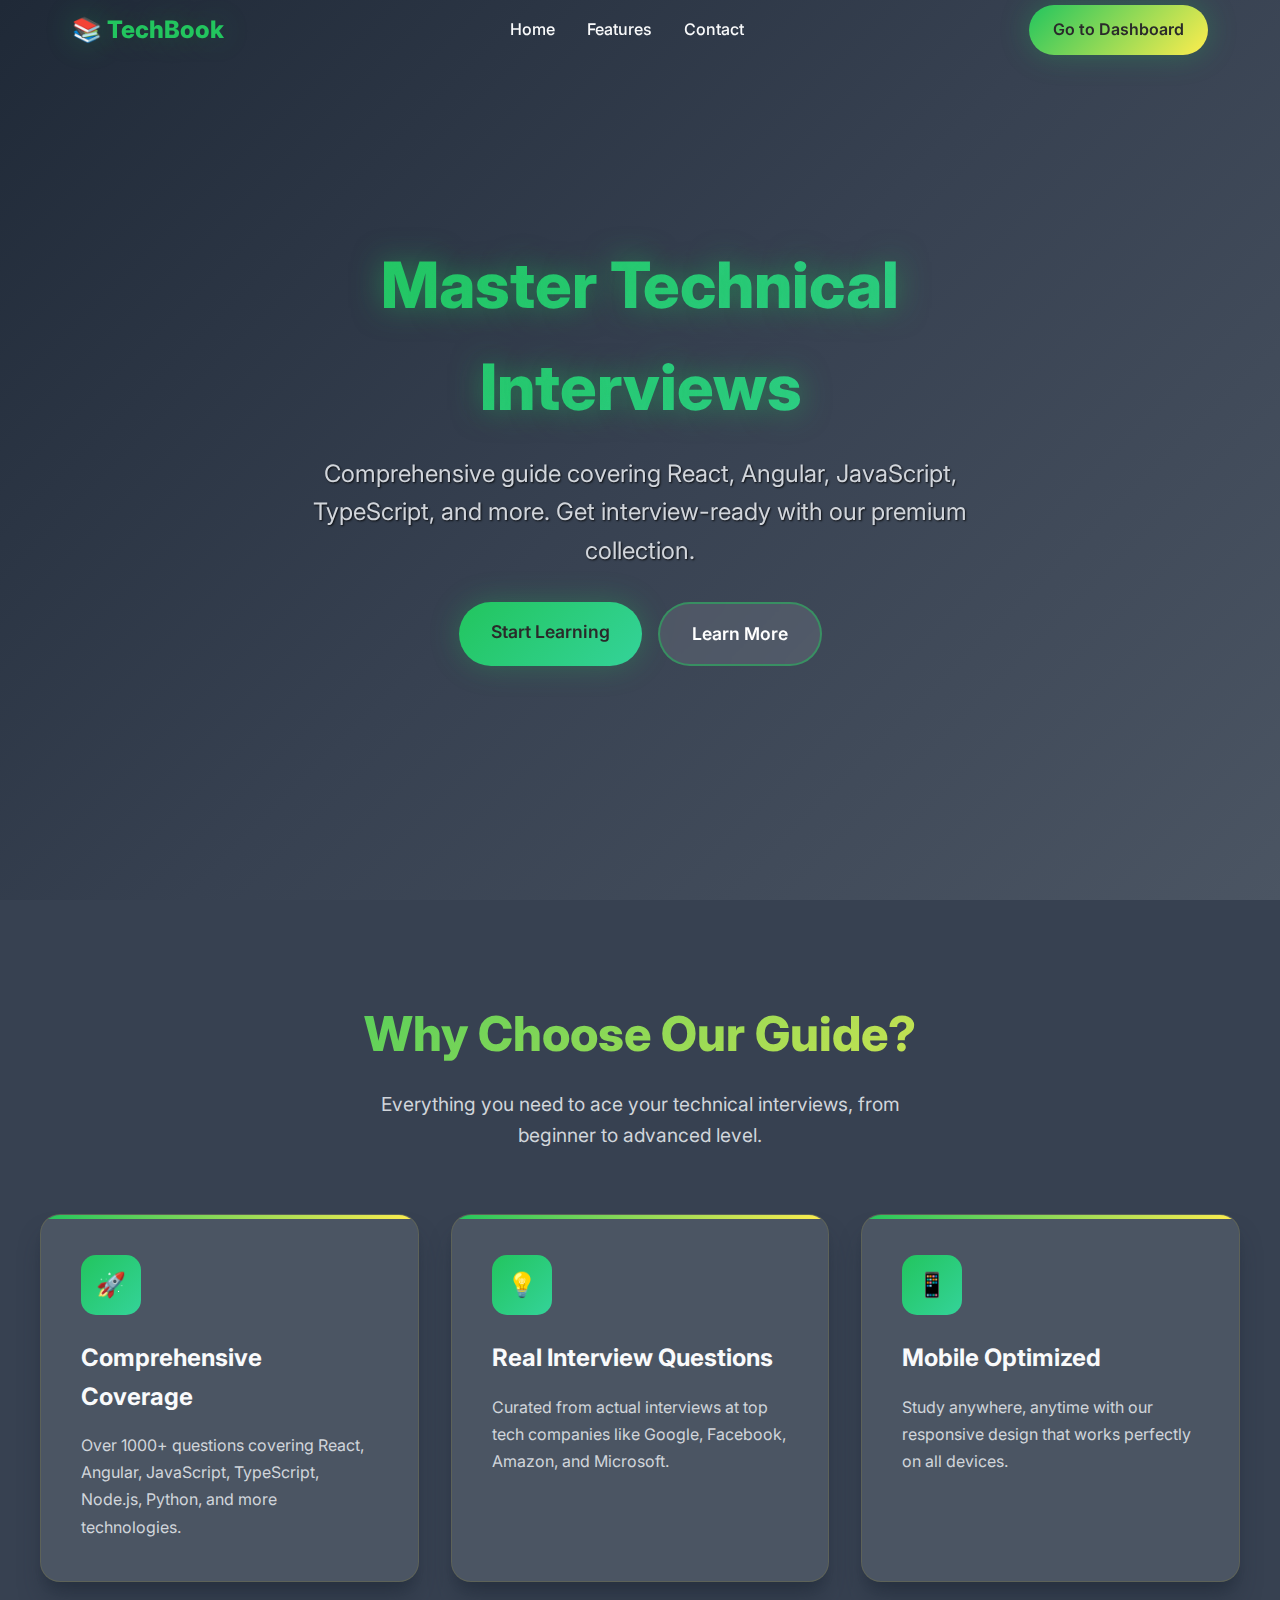
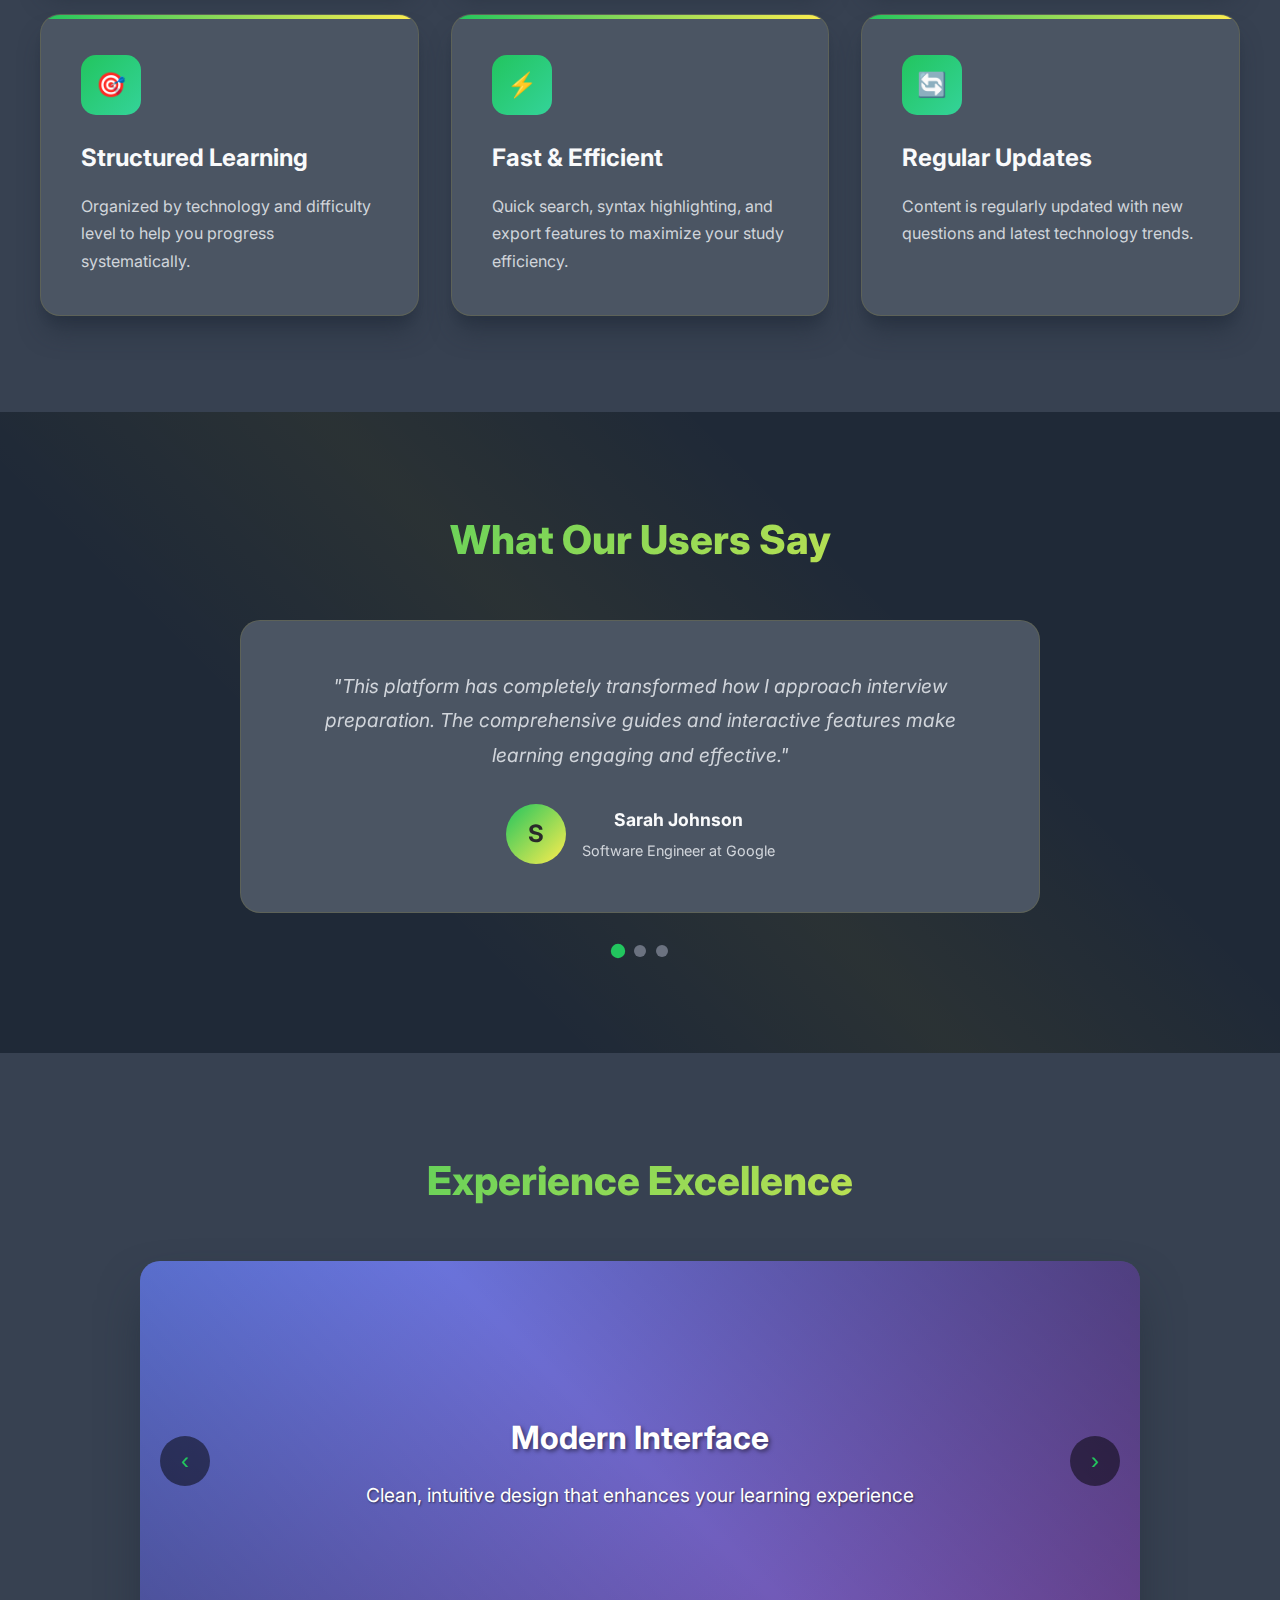
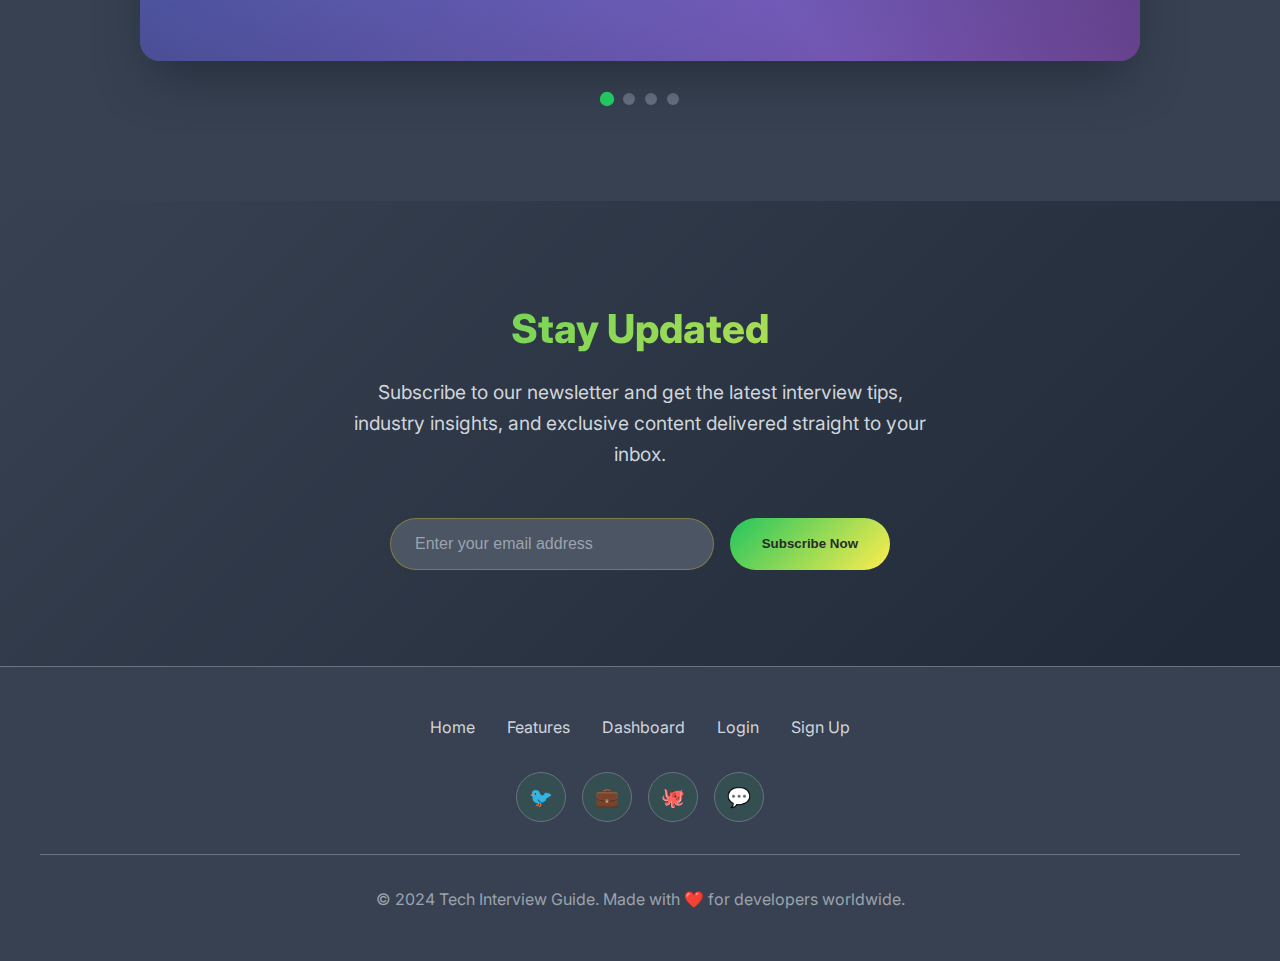
<file: index.html>
<!DOCTYPE html>
<html lang="en">
  <head>
    <meta charset="UTF-8" />
    <meta name="viewport" content="width=device-width, initial-scale=1.0" />
    <meta
      name="description"
      content="Premium Tech Interview Guide - Master your technical interviews with our comprehensive guide"
    />
    <meta name="theme-color" content="#000000" />
    <title>Tech Interview Guide - Master Your Technical Interviews</title>

    <!-- PWA Support -->
    <link rel="manifest" href="/manifest.json" />
    <link rel="apple-touch-icon" href="/assets/icons/apple-touch-icon.svg" />

    <!-- Fonts -->
    <link
      href="https://fonts.googleapis.com/css2?family=Inter:wght@300;400;500;600;700;800&display=swap"
      rel="stylesheet"
    />

    <style>
      * {
        margin: 0;
        padding: 0;
        box-sizing: border-box;
      }

      :root {
        --primary: #2a2a2a;
        --primary-dark: #374151;
        --secondary: #4b5563;
        --accent: #6b7280;
        --gold: #22c55e;
        --text-primary: #f9fafb;
        --text-secondary: #d1d5db;
        --text-muted: #9ca3af;
        --bg-primary: #1f2937;
        --bg-secondary: #374151;
        --bg-card: #4b5563;
        --shadow: 0 20px 25px -5px rgba(31, 41, 55, 0.5),
          0 10px 10px -5px rgba(31, 41, 55, 0.3);
        --shadow-lg: 0 25px 50px -12px rgba(31, 41, 55, 0.8);
        --shadow-gold: 0 0 30px rgba(34, 197, 94, 0.3);
      }

      body {
        font-family: "Inter", sans-serif;
        line-height: 1.6;
        color: var(--text-primary);
        background: var(--bg-primary);
        overflow-x: hidden;
      }

      /* Navigation */
      .navbar {
        position: fixed;
        top: 0;
        width: 100%;
        background: transparent;
        backdrop-filter: none;
        border-bottom: 1px solid transparent;
        z-index: 1000;
        transition: all 0.3s ease;
      }

      .navbar.scrolled {
        background: rgba(75, 85, 99, 0.95);
        backdrop-filter: blur(10px);
        border-bottom: 1px solid var(--border-color);
      }

      .nav-container {
        max-width: 1200px;
        margin: 0 auto;
        padding: 0.5rem 2rem;
        display: flex;
        justify-content: space-between;
        align-items: center;
        height: 60px;
      }

      .logo {
        font-size: 1.5rem;
        font-weight: 800;
        color: var(--gold);
        text-decoration: none;
        text-shadow: var(--shadow-gold);
      }

      .nav-links {
        display: flex;
        gap: 2rem;
        list-style: none;
      }

      .nav-links a {
        text-decoration: none;
        color: var(--text-primary);
        font-weight: 500;
        transition: all 0.3s ease;
        position: relative;
      }

      .nav-links a:hover {
        color: var(--gold);
        text-shadow: 0 0 10px rgba(255, 215, 0, 0.5);
      }

      .nav-links a::after {
        content: "";
        position: absolute;
        bottom: -5px;
        left: 0;
        width: 0;
        height: 2px;
        background: var(--gold);
        transition: width 0.3s ease;
      }

      .nav-links a:hover::after {
        width: 100%;
      }

      .cta-button {
        background: linear-gradient(135deg, var(--gold), #ffed4e);
        color: var(--primary);
        padding: 0.75rem 1.5rem;
        border: none;
        border-radius: 50px;
        font-weight: 600;
        text-decoration: none;
        transition: all 0.3s ease;
        box-shadow: var(--shadow-gold);
      }

      .cta-button:hover {
        transform: translateY(-2px);
        box-shadow: var(--shadow-gold), var(--shadow-lg);
        background: linear-gradient(135deg, #ffed4e, var(--gold));
      }

      /* Hero Section with Carousel */
      .hero {
        height: 100vh;
        position: relative;
        overflow: hidden;
        display: flex;
        align-items: center;
        justify-content: center;
        background: linear-gradient(
          135deg,
          var(--bg-primary) 0%,
          var(--bg-secondary) 50%,
          var(--secondary) 100%
        );
        animation: fadeInUp 1s ease-out;
      }

      .carousel {
        position: absolute;
        top: 0;
        left: 0;
        width: 100%;
        height: 100%;
        z-index: -1;
      }

      .carousel-slide {
        position: absolute;
        top: 0;
        left: 0;
        width: 100%;
        height: 100%;
        opacity: 0;
        transition: opacity 1s ease-in-out;
        background-size: cover;
        background-position: center;
        background-repeat: no-repeat;
        display: flex;
        align-items: center;
        justify-content: center;
      }

      .carousel-slide.active {
        opacity: 1;
      }

      .carousel-content {
        text-align: center;
        color: white;
        z-index: 2;
      }

      .carousel-icon {
        width: 120px;
        height: 120px;
        margin: 0 auto 20px;
        filter: drop-shadow(0 4px 8px rgba(0, 0, 0, 0.3));
        animation: float 3s ease-in-out infinite;
      }

      .carousel-content h3 {
        font-size: 1.8rem;
        font-weight: 600;
        margin: 0;
        text-shadow: 0 2px 4px rgba(0, 0, 0, 0.5);
      }

      .carousel-slide::before {
        content: "";
        position: absolute;
        top: 0;
        left: 0;
        width: 100%;
        height: 100%;
        background: radial-gradient(
          circle at center,
          rgba(255, 215, 0, 0.1) 0%,
          rgba(0, 0, 0, 0.8) 70%
        );
        z-index: 1;
      }

      .hero-content {
        text-align: center;
        color: var(--text-primary);
        z-index: 2;
        max-width: 800px;
        padding: 0 2rem;
        animation: fadeInUp 1s ease-out;
      }

      .hero-title {
        font-size: 4rem;
        font-weight: 800;
        margin-bottom: 1rem;
        background: linear-gradient(135deg, var(--gold), #34d399);
        -webkit-background-clip: text;
        -webkit-text-fill-color: transparent;
        background-clip: text;
        text-shadow: 0 0 30px rgba(34, 197, 94, 0.5);
        animation: slideInLeft 1s ease-out 0.3s both;
      }

      .hero-subtitle {
        font-size: 1.5rem;
        margin-bottom: 2rem;
        color: var(--text-secondary);
        text-shadow: 1px 1px 2px rgba(0, 0, 0, 0.8);
        animation: slideInRight 1s ease-out 0.6s both;
      }

      .hero-buttons {
        display: flex;
        gap: 1rem;
        justify-content: center;
        flex-wrap: wrap;
        animation: scaleIn 1s ease-out 0.9s both;
      }

      .btn-primary {
        background: linear-gradient(135deg, var(--gold), #34d399);
        color: var(--primary);
        padding: 1rem 2rem;
        border: none;
        border-radius: 50px;
        font-size: 1.1rem;
        font-weight: 600;
        text-decoration: none;
        transition: all 0.3s ease;
        box-shadow: 0 0 30px rgba(34, 197, 94, 0.3);
        display: inline-block;
      }

      .btn-secondary {
        background: rgba(255, 255, 255, 0.1);
        color: white;
        padding: 1rem 2rem;
        border: 2px solid rgba(34, 197, 94, 0.5);
        border-radius: 50px;
        font-size: 1.1rem;
        font-weight: 600;
        text-decoration: none;
        transition: all 0.3s ease;
        backdrop-filter: blur(10px);
        display: inline-block;
      }

      .btn-primary:hover,
      .btn-secondary:hover {
        transform: translateY(-3px);
        box-shadow: 0 25px 50px -12px rgba(34, 197, 94, 0.4);
      }

      /* Features Section */
      .features {
        padding: 6rem 2rem;
        background: var(--bg-secondary);
        position: relative;
      }

      .feature-card {
        animation: fadeInUp 0.8s ease-out both;
      }

      .feature-card:nth-child(1) {
        animation-delay: 0.2s;
      }
      .feature-card:nth-child(2) {
        animation-delay: 0.4s;
      }
      .feature-card:nth-child(3) {
        animation-delay: 0.6s;
      }

      .features::before {
        content: "";
        position: absolute;
        top: 0;
        left: 0;
        width: 100%;
        height: 100%;
        background: url('data:image/svg+xml,<svg xmlns="http://www.w3.org/2000/svg" viewBox="0 0 100 100"><defs><pattern id="grain" width="100" height="100" patternUnits="userSpaceOnUse"><circle cx="50" cy="50" r="1" fill="%23000" opacity="0.02"/></pattern></defs><rect width="100" height="100" fill="url(%23grain)"/></svg>');
        z-index: 0;
      }

      .container {
        max-width: 1200px;
        margin: 0 auto;
        position: relative;
        z-index: 1;
      }

      .section-title {
        text-align: center;
        font-size: 3rem;
        font-weight: 800;
        margin-bottom: 1rem;
        background: linear-gradient(135deg, var(--gold), #ffed4e);
        -webkit-background-clip: text;
        -webkit-text-fill-color: transparent;
        background-clip: text;
      }

      .section-subtitle {
        text-align: center;
        font-size: 1.2rem;
        color: var(--text-secondary);
        margin-bottom: 4rem;
        max-width: 600px;
        margin-left: auto;
        margin-right: auto;
      }

      .features-grid {
        display: grid;
        grid-template-columns: repeat(auto-fit, minmax(300px, 1fr));
        gap: 2rem;
      }

      .feature-card {
        background: var(--bg-card);
        padding: 2.5rem;
        border-radius: 20px;
        box-shadow: var(--shadow);
        transition: all 0.3s ease;
        position: relative;
        overflow: hidden;
        border: 1px solid rgba(255, 215, 0, 0.1);
      }

      .feature-card::before {
        content: "";
        position: absolute;
        top: 0;
        left: 0;
        width: 100%;
        height: 4px;
        background: linear-gradient(135deg, var(--gold), #ffed4e);
      }

      .feature-card:hover {
        transform: translateY(-10px);
        box-shadow: var(--shadow-lg);
        border-color: rgba(255, 215, 0, 0.3);
      }

      .feature-icon {
        width: 60px;
        height: 60px;
        background: linear-gradient(135deg, var(--gold), #34d399);
        border-radius: 15px;
        display: flex;
        align-items: center;
        justify-content: center;
        font-size: 1.5rem;
        margin-bottom: 1.5rem;
        color: var(--primary);
      }

      .feature-title {
        font-size: 1.5rem;
        font-weight: 700;
        margin-bottom: 1rem;
        color: var(--text-primary);
      }

      .feature-description {
        color: var(--text-secondary);
        line-height: 1.7;
      }

      /* Testimonials Section */
      .testimonials {
        padding: 6rem 2rem;
        background: var(--bg-primary);
        position: relative;
        overflow: hidden;
      }

      .testimonials::before {
        content: "";
        position: absolute;
        top: 0;
        left: 0;
        right: 0;
        bottom: 0;
        background: linear-gradient(
          45deg,
          transparent 30%,
          rgba(255, 215, 0, 0.05) 50%,
          transparent 70%
        );
        animation: shimmer 3s ease-in-out infinite;
      }

      @keyframes shimmer {
        0%,
        100% {
          transform: translateX(-100%);
        }
        50% {
          transform: translateX(100%);
        }
      }

      .testimonials h2 {
        text-align: center;
        color: var(--text-primary);
        margin-bottom: 3rem;
        font-size: 2.5rem;
        font-weight: 800;
        background: linear-gradient(135deg, var(--gold), #ffed4e);
        -webkit-background-clip: text;
        -webkit-text-fill-color: transparent;
        background-clip: text;
      }

      .testimonial-slider {
        max-width: 800px;
        margin: 0 auto;
        position: relative;
      }

      .testimonial-slide {
        display: none;
        text-align: center;
        padding: 3rem;
        background: var(--bg-card);
        border-radius: 20px;
        border: 1px solid rgba(255, 215, 0, 0.1);
        backdrop-filter: blur(10px);
      }

      .testimonial-slide.active {
        display: block;
        animation: fadeInUp 0.6s ease;
      }

      .testimonial-content {
        font-size: 1.2rem;
        color: var(--text-secondary);
        line-height: 1.8;
        margin-bottom: 2rem;
        font-style: italic;
      }

      .testimonial-author {
        display: flex;
        align-items: center;
        justify-content: center;
        gap: 1rem;
      }

      .author-avatar {
        width: 60px;
        height: 60px;
        border-radius: 50%;
        background: linear-gradient(135deg, var(--gold), #ffed4e);
        display: flex;
        align-items: center;
        justify-content: center;
        font-size: 1.5rem;
        color: var(--primary);
        font-weight: bold;
      }

      .author-info h4 {
        color: var(--text-primary);
        margin: 0;
        font-size: 1.1rem;
      }

      .author-info p {
        color: var(--text-secondary);
        margin: 5px 0 0 0;
        font-size: 0.9rem;
      }

      .testimonial-dots {
        display: flex;
        justify-content: center;
        gap: 10px;
        margin-top: 2rem;
      }

      .dot {
        width: 12px;
        height: 12px;
        border-radius: 50%;
        background: var(--accent);
        cursor: pointer;
        transition: all 0.3s ease;
      }

      .dot.active {
        background: var(--gold);
        transform: scale(1.2);
      }

      /* Email Subscription Section */
      .email-subscription {
        padding: 6rem 2rem;
        background: linear-gradient(
          135deg,
          var(--bg-secondary),
          var(--bg-primary)
        );
        text-align: center;
      }

      .subscription-content h2 {
        font-size: 2.5rem;
        font-weight: 800;
        margin-bottom: 1rem;
        background: linear-gradient(135deg, var(--gold), #ffed4e);
        -webkit-background-clip: text;
        -webkit-text-fill-color: transparent;
        background-clip: text;
      }

      .subscription-content p {
        font-size: 1.2rem;
        color: var(--text-secondary);
        margin-bottom: 3rem;
        max-width: 600px;
        margin-left: auto;
        margin-right: auto;
      }

      .subscription-form {
        display: flex;
        max-width: 500px;
        margin: 0 auto;
        gap: 1rem;
        flex-wrap: wrap;
      }

      .subscription-form input {
        flex: 1;
        padding: 1rem 1.5rem;
        border: 1px solid rgba(255, 215, 0, 0.3);
        border-radius: 50px;
        background: var(--bg-card);
        color: var(--text-primary);
        font-size: 1rem;
        min-width: 250px;
      }

      .subscription-form input::placeholder {
        color: var(--text-muted);
      }

      .subscription-form button {
        background: linear-gradient(135deg, var(--gold), #ffed4e);
        color: var(--primary);
        padding: 1rem 2rem;
        border: none;
        border-radius: 50px;
        font-weight: 600;
        cursor: pointer;
        transition: all 0.3s ease;
        white-space: nowrap;
      }

      .subscription-form button:hover {
        transform: translateY(-2px);
        box-shadow: var(--shadow-gold);
      }

      /* Image Carousel Section */
      .image-carousel {
        padding: 6rem 2rem;
        background: var(--bg-secondary);
      }

      .image-carousel h2 {
        text-align: center;
        color: var(--text-primary);
        margin-bottom: 3rem;
        font-size: 2.5rem;
        font-weight: 800;
        background: linear-gradient(135deg, var(--gold), #ffed4e);
        -webkit-background-clip: text;
        -webkit-text-fill-color: transparent;
        background-clip: text;
      }

      .image-slider {
        max-width: 1000px;
        margin: 0 auto;
        position: relative;
        overflow: hidden;
        border-radius: 20px;
        box-shadow: var(--shadow-lg);
      }

      .image-slides {
        display: flex;
        transition: transform 0.5s ease;
      }

      .image-slide {
        min-width: 100%;
        height: 400px;
        background-size: cover;
        background-position: center;
        position: relative;
        display: flex;
        align-items: center;
        justify-content: center;
      }

      .image-slide::after {
        content: "";
        position: absolute;
        top: 0;
        left: 0;
        right: 0;
        bottom: 0;
        background: linear-gradient(
          45deg,
          rgba(0, 0, 0, 0.3) 0%,
          transparent 50%,
          rgba(0, 0, 0, 0.3) 100%
        );
      }

      .slide-content {
        position: relative;
        z-index: 2;
        text-align: center;
        color: white;
      }

      .slide-content h3 {
        font-size: 2rem;
        margin-bottom: 1rem;
        text-shadow: 2px 2px 4px rgba(0, 0, 0, 0.5);
      }

      .slide-content p {
        font-size: 1.2rem;
        text-shadow: 1px 1px 2px rgba(0, 0, 0, 0.5);
      }

      .image-nav {
        position: absolute;
        top: 50%;
        transform: translateY(-50%);
        background: rgba(0, 0, 0, 0.5);
        color: var(--gold);
        border: none;
        width: 50px;
        height: 50px;
        border-radius: 50%;
        cursor: pointer;
        font-size: 1.5rem;
        transition: all 0.3s ease;
        z-index: 3;
      }

      .image-nav:hover {
        background: var(--gold);
        color: var(--primary);
        transform: translateY(-50%) scale(1.1);
      }

      .image-nav.prev {
        left: 20px;
      }

      .image-nav.next {
        right: 20px;
      }

      .image-indicators {
        display: flex;
        justify-content: center;
        gap: 10px;
        margin-top: 2rem;
      }

      .image-indicator {
        width: 12px;
        height: 12px;
        border-radius: 50%;
        background: var(--accent);
        cursor: pointer;
        transition: all 0.3s ease;
      }

      .image-indicator.active {
        background: var(--gold);
        transform: scale(1.2);
      }

      /* Contact Section */
      .contact {
        padding: 6rem 2rem;
        background: linear-gradient(
          135deg,
          var(--primary),
          var(--primary-dark)
        );
        color: white;
        position: relative;
        overflow: hidden;
      }

      .contact::before {
        content: "";
        position: absolute;
        top: -50%;
        right: -50%;
        width: 100%;
        height: 200%;
        background: radial-gradient(
          circle,
          rgba(255, 255, 255, 0.1) 0%,
          transparent 70%
        );
        animation: float 6s ease-in-out infinite;
      }

      .contact-content {
        display: grid;
        grid-template-columns: 1fr 1fr;
        gap: 4rem;
        align-items: center;
        position: relative;
        z-index: 1;
      }

      .contact-info h2 {
        font-size: 2.5rem;
        font-weight: 800;
        margin-bottom: 1rem;
      }

      /* Footer */
      .footer {
        background: var(--bg-secondary);
        color: var(--text-primary);
        text-align: center;
        padding: 3rem 2rem;
        border-top: 1px solid var(--accent);
      }

      .footer-content {
        max-width: 1200px;
        margin: 0 auto;
      }

      .footer-links {
        display: flex;
        justify-content: center;
        gap: 2rem;
        margin-bottom: 2rem;
        flex-wrap: wrap;
      }

      .footer-links a {
        color: var(--text-secondary);
        text-decoration: none;
        transition: all 0.3s ease;
        position: relative;
      }

      .footer-links a::after {
        content: "";
        position: absolute;
        bottom: -5px;
        left: 0;
        width: 0;
        height: 2px;
        background: var(--gold);
        transition: width 0.3s ease;
      }

      .footer-links a:hover {
        color: var(--gold);
      }

      .footer-links a:hover::after {
        width: 100%;
      }

      .social-links {
        display: flex;
        justify-content: center;
        gap: 1rem;
        margin-bottom: 2rem;
      }

      .social-links a {
        display: inline-block;
        width: 50px;
        height: 50px;
        background: rgba(34, 197, 94, 0.1);
        border: 1px solid var(--accent);
        border-radius: 50%;
        line-height: 48px;
        text-align: center;
        color: var(--gold);
        text-decoration: none;
        transition: all 0.3s ease;
        font-size: 1.2rem;
      }

      .social-links a:hover {
        background: var(--gold);
        color: var(--primary);
        transform: translateY(-3px);
        box-shadow: var(--shadow-gold);
      }

      .footer-bottom {
        padding-top: 2rem;
        border-top: 1px solid var(--accent);
        color: var(--text-muted);
      }

      /* Animations */
      @keyframes fadeInUp {
        from {
          opacity: 0;
          transform: translateY(30px);
        }
        to {
          opacity: 1;
          transform: translateY(0);
        }
      }

      @keyframes slideInLeft {
        from {
          opacity: 0;
          transform: translateX(-30px);
        }
        to {
          opacity: 1;
          transform: translateX(0);
        }
      }

      @keyframes slideInRight {
        from {
          opacity: 0;
          transform: translateX(30px);
        }
        to {
          opacity: 1;
          transform: translateX(0);
        }
      }

      @keyframes pulse {
        0%,
        100% {
          transform: scale(1);
        }
        50% {
          transform: scale(1.05);
        }
      }

      @keyframes glow {
        0%,
        100% {
          box-shadow: 0 0 20px rgba(34, 197, 94, 0.3);
        }
        50% {
          box-shadow: 0 0 40px rgba(34, 197, 94, 0.6);
        }
      }

      @keyframes fadeInUp {
        from {
          opacity: 0;
          transform: translateY(30px);
        }
        to {
          opacity: 1;
          transform: translateY(0);
        }
      }

      @keyframes slideInLeft {
        from {
          opacity: 0;
          transform: translateX(-50px);
        }
        to {
          opacity: 1;
          transform: translateX(0);
        }
      }

      @keyframes slideInRight {
        from {
          opacity: 0;
          transform: translateX(50px);
        }
        to {
          opacity: 1;
          transform: translateX(0);
        }
      }

      @keyframes scaleIn {
        from {
          opacity: 0;
          transform: scale(0.8);
        }
        to {
          opacity: 1;
          transform: scale(1);
        }
      }

      @keyframes float {
        0%,
        100% {
          transform: translateY(0px);
        }
        50% {
          transform: translateY(-10px);
        }
      }

      .animate-on-scroll {
        opacity: 0;
        transform: translateY(30px);
        transition: all 0.6s ease;
      }

      .animate-on-scroll.animated {
        opacity: 1;
        transform: translateY(0);
      }

      .success-message {
        background: linear-gradient(135deg, #10b981, #059669);
        color: white;
        padding: 1rem 2rem;
        border-radius: 10px;
        margin-top: 1rem;
        display: none;
        animation: fadeInUp 0.5s ease;
      }

      .success-message.show {
        display: block;
      }

      /* Responsive Design */
      @media (max-width: 1024px) {
        .nav-container {
          padding: 0 2rem;
        }

        .hero-title {
          font-size: 3rem;
        }

        .features-grid {
          grid-template-columns: repeat(2, 1fr);
        }
      }

      @media (max-width: 768px) {
        .nav-links {
          display: none;
        }

        .nav-container {
          padding: 0 1rem;
        }

        .hero-title {
          font-size: 2.5rem;
        }

        .hero-subtitle {
          font-size: 1.1rem;
        }

        .hero-buttons {
          flex-direction: column;
          align-items: center;
        }

        .features-grid {
          grid-template-columns: 1fr;
          gap: 1.5rem;
        }

        .subscription-form {
          flex-direction: column;
          align-items: center;
        }

        .subscription-form input {
          min-width: 100%;
          margin-bottom: 1rem;
        }

        .contact-content {
          grid-template-columns: 1fr;
          gap: 2rem;
        }

        .section-title {
          font-size: 2rem;
        }

        .footer-links {
          flex-direction: column;
          gap: 1rem;
        }
      }

      @media (max-width: 480px) {
        .hero-title {
          font-size: 2rem;
        }

        .hero-subtitle {
          font-size: 1rem;
        }

        .btn-primary,
        .btn-secondary {
          padding: 0.8rem 1.5rem;
          font-size: 0.9rem;
        }

        .feature-card {
          padding: 2rem 1.5rem;
        }

        .section-title {
          font-size: 1.8rem;
        }
      }

      /* Parallax Effect */
      .parallax {
        transform: translateZ(0);
        will-change: transform;
      }
    </style>
  </head>
  <body>
    <!-- Navigation -->
    <nav class="navbar">
      <div class="nav-container">
        <a href="#" class="logo">📚 TechBook</a>
        <ul class="nav-links">
          <li><a href="#home">Home</a></li>
          <li><a href="#features">Features</a></li>
          <li><a href="#contact">Contact</a></li>
        </ul>
        <a href="dashboard.html" class="cta-button">Go to Dashboard</a>
      </div>
    </nav>

    <!-- Hero Section with Carousel -->
    <section id="home" class="hero">
      <div class="carousel">
        <div
          class="carousel-slide active"
          style="
            background: linear-gradient(
              135deg,
              rgba(99, 102, 241, 0.9),
              rgba(236, 72, 153, 0.7)
            );
          "
        >
          <div class="carousel-content">
            <svg
              class="carousel-icon"
              viewBox="0 0 200 200"
              xmlns="http://www.w3.org/2000/svg"
            >
              <!-- Study/Learning Icon -->
              <rect
                x="40"
                y="60"
                width="120"
                height="80"
                rx="8"
                fill="rgba(255,255,255,0.9)"
                stroke="rgba(34,197,94,0.8)"
                stroke-width="2"
              />
              <rect
                x="50"
                y="70"
                width="100"
                height="4"
                fill="rgba(34,197,94,0.6)"
              />
              <rect
                x="50"
                y="80"
                width="80"
                height="4"
                fill="rgba(34,197,94,0.6)"
              />
              <rect
                x="50"
                y="90"
                width="90"
                height="4"
                fill="rgba(34,197,94,0.6)"
              />
              <rect
                x="50"
                y="100"
                width="70"
                height="4"
                fill="rgba(34,197,94,0.6)"
              />
              <circle cx="100" cy="40" r="15" fill="rgba(34,197,94,0.8)" />
              <circle cx="95" cy="35" r="2" fill="white" />
              <circle cx="105" cy="35" r="2" fill="white" />
              <path
                d="M 90 45 Q 100 50 110 45"
                stroke="white"
                stroke-width="2"
                fill="none"
              />
            </svg>
            <h3>Interactive Learning</h3>
          </div>
        </div>
        <div
          class="carousel-slide"
          style="
            background: linear-gradient(
              135deg,
              rgba(245, 158, 11, 0.9),
              rgba(99, 102, 241, 0.7)
            );
          "
        >
          <div class="carousel-content">
            <svg
              class="carousel-icon"
              viewBox="0 0 200 200"
              xmlns="http://www.w3.org/2000/svg"
            >
              <!-- Interview/Meeting Icon -->
              <rect
                x="30"
                y="80"
                width="140"
                height="80"
                rx="10"
                fill="rgba(255,255,255,0.9)"
                stroke="rgba(34,197,94,0.8)"
                stroke-width="2"
              />
              <circle cx="70" cy="120" r="15" fill="rgba(34,197,94,0.8)" />
              <circle cx="130" cy="120" r="15" fill="rgba(34,197,94,0.8)" />
              <rect
                x="90"
                y="110"
                width="20"
                height="20"
                rx="3"
                fill="rgba(34,197,94,0.6)"
              />
              <rect
                x="50"
                y="140"
                width="100"
                height="3"
                fill="rgba(34,197,94,0.4)"
              />
              <rect
                x="60"
                y="150"
                width="80"
                height="3"
                fill="rgba(34,197,94,0.4)"
              />
              <path
                d="M 100 60 L 90 80 L 110 80 Z"
                fill="rgba(34,197,94,0.8)"
              />
            </svg>
            <h3>Interview Practice</h3>
          </div>
        </div>
        <div
          class="carousel-slide"
          style="
            background: linear-gradient(
              135deg,
              rgba(236, 72, 153, 0.9),
              rgba(245, 158, 11, 0.7)
            );
          "
        >
          <div class="carousel-content">
            <svg
              class="carousel-icon"
              viewBox="0 0 200 200"
              xmlns="http://www.w3.org/2000/svg"
            >
              <!-- Books/Knowledge Icon -->
              <rect
                x="50"
                y="70"
                width="100"
                height="80"
                rx="5"
                fill="rgba(255,255,255,0.9)"
                stroke="rgba(34,197,94,0.8)"
                stroke-width="2"
              />
              <rect
                x="45"
                y="75"
                width="100"
                height="80"
                rx="5"
                fill="rgba(255,255,255,0.8)"
                stroke="rgba(34,197,94,0.7)"
                stroke-width="2"
              />
              <rect
                x="40"
                y="80"
                width="100"
                height="80"
                rx="5"
                fill="rgba(255,255,255,0.7)"
                stroke="rgba(34,197,94,0.6)"
                stroke-width="2"
              />
              <rect
                x="50"
                y="90"
                width="70"
                height="3"
                fill="rgba(34,197,94,0.6)"
              />
              <rect
                x="50"
                y="100"
                width="60"
                height="3"
                fill="rgba(34,197,94,0.6)"
              />
              <rect
                x="50"
                y="110"
                width="65"
                height="3"
                fill="rgba(34,197,94,0.6)"
              />
              <circle cx="100" cy="50" r="12" fill="rgba(34,197,94,0.8)" />
              <path
                d="M 95 45 L 100 55 L 105 45"
                stroke="white"
                stroke-width="2"
                fill="none"
              />
            </svg>
            <h3>Comprehensive Guide</h3>
          </div>
        </div>
      </div>

      <div class="hero-content parallax">
        <h1 class="hero-title">Master Technical Interviews</h1>
        <p class="hero-subtitle">
          Comprehensive guide covering React, Angular, JavaScript, TypeScript,
          and more. Get interview-ready with our premium collection.
        </p>
        <div class="hero-buttons">
          <a href="dashboard.html" class="btn-primary">Start Learning</a>
          <a href="#features" class="btn-secondary">Learn More</a>
        </div>
      </div>
    </section>

    <!-- Features Section -->
    <section id="features" class="features">
      <div class="container">
        <h2 class="section-title">Why Choose Our Guide?</h2>
        <p class="section-subtitle">
          Everything you need to ace your technical interviews, from beginner to
          advanced level.
        </p>

        <div class="features-grid">
          <div class="feature-card">
            <div class="feature-icon">🚀</div>
            <h3 class="feature-title">Comprehensive Coverage</h3>
            <p class="feature-description">
              Over 1000+ questions covering React, Angular, JavaScript,
              TypeScript, Node.js, Python, and more technologies.
            </p>
          </div>

          <div class="feature-card">
            <div class="feature-icon">💡</div>
            <h3 class="feature-title">Real Interview Questions</h3>
            <p class="feature-description">
              Curated from actual interviews at top tech companies like Google,
              Facebook, Amazon, and Microsoft.
            </p>
          </div>

          <div class="feature-card">
            <div class="feature-icon">📱</div>
            <h3 class="feature-title">Mobile Optimized</h3>
            <p class="feature-description">
              Study anywhere, anytime with our responsive design that works
              perfectly on all devices.
            </p>
          </div>

          <div class="feature-card">
            <div class="feature-icon">🎯</div>
            <h3 class="feature-title">Structured Learning</h3>
            <p class="feature-description">
              Organized by technology and difficulty level to help you progress
              systematically.
            </p>
          </div>

          <div class="feature-card">
            <div class="feature-icon">⚡</div>
            <h3 class="feature-title">Fast & Efficient</h3>
            <p class="feature-description">
              Quick search, syntax highlighting, and export features to maximize
              your study efficiency.
            </p>
          </div>

          <div class="feature-card">
            <div class="feature-icon">🔄</div>
            <h3 class="feature-title">Regular Updates</h3>
            <p class="feature-description">
              Content is regularly updated with new questions and latest
              technology trends.
            </p>
          </div>
        </div>
      </div>
    </section>

    <!-- Testimonials Section -->
    <section class="testimonials">
      <div class="container">
        <h2>What Our Users Say</h2>
        <div class="testimonial-slider">
          <div class="testimonial-slide active">
            <div class="testimonial-content">
              "This platform has completely transformed how I approach interview
              preparation. The comprehensive guides and interactive features
              make learning engaging and effective."
            </div>
            <div class="testimonial-author">
              <div class="author-avatar">S</div>
              <div class="author-info">
                <h4>Sarah Johnson</h4>
                <p>Software Engineer at Google</p>
              </div>
            </div>
          </div>
          <div class="testimonial-slide">
            <div class="testimonial-content">
              "The quality of content and the user experience is outstanding.
              I've recommended this to all my colleagues preparing for technical
              interviews."
            </div>
            <div class="testimonial-author">
              <div class="author-avatar">M</div>
              <div class="author-info">
                <h4>Michael Chen</h4>
                <p>Senior Developer at Microsoft</p>
              </div>
            </div>
          </div>
          <div class="testimonial-slide">
            <div class="testimonial-content">
              "Incredible resource! The structured approach and comprehensive
              coverage helped me land my dream job. Highly recommended for
              anyone serious about their career."
            </div>
            <div class="testimonial-author">
              <div class="author-avatar">A</div>
              <div class="author-info">
                <h4>Alex Rodriguez</h4>
                <p>Full Stack Developer at Amazon</p>
              </div>
            </div>
          </div>
        </div>
        <div class="testimonial-dots">
          <span class="dot active" onclick="currentTestimonial(1)"></span>
          <span class="dot" onclick="currentTestimonial(2)"></span>
          <span class="dot" onclick="currentTestimonial(3)"></span>
        </div>
      </div>
    </section>

    <!-- Image Carousel Section -->
    <section class="image-carousel">
      <div class="container">
        <h2>Experience Excellence</h2>
        <div class="image-slider">
          <div class="image-slides" id="imageSlides">
            <div
              class="image-slide"
              style="
                background: linear-gradient(135deg, #667eea 0%, #764ba2 100%);
              "
            >
              <div class="slide-content">
                <h3>Modern Interface</h3>
                <p>
                  Clean, intuitive design that enhances your learning experience
                </p>
              </div>
            </div>
            <div
              class="image-slide"
              style="
                background: linear-gradient(135deg, #f093fb 0%, #f5576c 100%);
              "
            >
              <div class="slide-content">
                <h3>Comprehensive Content</h3>
                <p>
                  Everything you need to succeed in your technical interviews
                </p>
              </div>
            </div>
            <div
              class="image-slide"
              style="
                background: linear-gradient(135deg, #4facfe 0%, #00f2fe 100%);
              "
            >
              <div class="slide-content">
                <h3>Interactive Learning</h3>
                <p>Engage with dynamic content and real-world scenarios</p>
              </div>
            </div>
            <div
              class="image-slide"
              style="
                background: linear-gradient(135deg, #43e97b 0%, #38f9d7 100%);
              "
            >
              <div class="slide-content">
                <h3>Expert Guidance</h3>
                <p>
                  Learn from industry professionals and proven methodologies
                </p>
              </div>
            </div>
          </div>
          <button class="image-nav prev" onclick="changeImageSlide(-1)">
            ‹
          </button>
          <button class="image-nav next" onclick="changeImageSlide(1)">
            ›
          </button>
        </div>
        <div class="image-indicators">
          <span
            class="image-indicator active"
            onclick="currentImageSlide(1)"
          ></span>
          <span class="image-indicator" onclick="currentImageSlide(2)"></span>
          <span class="image-indicator" onclick="currentImageSlide(3)"></span>
          <span class="image-indicator" onclick="currentImageSlide(4)"></span>
        </div>
      </div>
    </section>

    <!-- Email Subscription Section -->
    <section class="email-subscription">
      <div class="container">
        <div class="subscription-content">
          <h2>Stay Updated</h2>
          <p>
            Subscribe to our newsletter and get the latest interview tips,
            industry insights, and exclusive content delivered straight to your
            inbox.
          </p>
          <form class="subscription-form" id="subscriptionForm">
            <input
              type="email"
              placeholder="Enter your email address"
              required
              id="emailInput"
            />
            <button type="submit">Subscribe Now</button>
          </form>
          <div class="success-message" id="successMessage">
            🎉 Thank you for subscribing! You'll receive our latest updates
            soon.
          </div>
        </div>
      </div>
    </section>

    <!-- Footer -->
    <footer class="footer">
      <div class="footer-content">
        <div class="footer-links">
          <a href="#home">Home</a>
          <a href="#features">Features</a>
          <a href="dashboard.html">Dashboard</a>
          <a href="login.html">Login</a>
          <a href="signup.html">Sign Up</a>
        </div>
        <div class="social-links">
          <a href="#" aria-label="Twitter">🐦</a>
          <a href="#" aria-label="LinkedIn">💼</a>
          <a href="#" aria-label="GitHub">🐙</a>
          <a href="#" aria-label="Discord">💬</a>
        </div>
        <div class="footer-bottom">
          <p>
            &copy; 2024 Tech Interview Guide. Made with ❤️ for developers
            worldwide.
          </p>
        </div>
      </div>
    </footer>

    <script>
      // Carousel functionality
      const slides = document.querySelectorAll(".carousel-slide");
      let currentSlide = 0;

      function nextSlide() {
        slides[currentSlide].classList.remove("active");
        currentSlide = (currentSlide + 1) % slides.length;
        slides[currentSlide].classList.add("active");
      }

      setInterval(nextSlide, 5000);

      // Parallax effect
      window.addEventListener("scroll", () => {
        const scrolled = window.pageYOffset;
        const parallaxElements = document.querySelectorAll(".parallax");

        parallaxElements.forEach((element) => {
          const speed = 0.5;
          element.style.transform = `translateY(${scrolled * speed}px)`;
        });
      });

      // Smooth scrolling for navigation links
      document.querySelectorAll('a[href^="#"]').forEach((anchor) => {
        anchor.addEventListener("click", function (e) {
          e.preventDefault();
          const target = document.querySelector(this.getAttribute("href"));
          if (target) {
            target.scrollIntoView({
              behavior: "smooth",
              block: "start",
            });
          }
        });
      });

      // Testimonials functionality
      let currentTestimonialIndex = 0;
      const testimonialSlides = document.querySelectorAll(".testimonial-slide");
      const testimonialDots = document.querySelectorAll(
        ".testimonial-dots .dot"
      );

      function showTestimonial(index) {
        testimonialSlides.forEach((slide) => slide.classList.remove("active"));
        testimonialDots.forEach((dot) => dot.classList.remove("active"));

        testimonialSlides[index].classList.add("active");
        testimonialDots[index].classList.add("active");
      }

      function currentTestimonial(index) {
        currentTestimonialIndex = index - 1;
        showTestimonial(currentTestimonialIndex);
      }

      // Auto-rotate testimonials
      setInterval(() => {
        currentTestimonialIndex =
          (currentTestimonialIndex + 1) % testimonialSlides.length;
        showTestimonial(currentTestimonialIndex);
      }, 6000);

      // Image carousel functionality
      let currentImageIndex = 0;
      const imageSlides = document.getElementById("imageSlides");
      const imageIndicators = document.querySelectorAll(".image-indicator");
      const totalImageSlides = document.querySelectorAll(".image-slide").length;

      function showImageSlide(index) {
        const translateX = -index * 100;
        imageSlides.style.transform = `translateX(${translateX}%)`;

        imageIndicators.forEach((indicator) =>
          indicator.classList.remove("active")
        );
        imageIndicators[index].classList.add("active");
      }

      function changeImageSlide(direction) {
        currentImageIndex += direction;

        if (currentImageIndex >= totalImageSlides) {
          currentImageIndex = 0;
        } else if (currentImageIndex < 0) {
          currentImageIndex = totalImageSlides - 1;
        }

        showImageSlide(currentImageIndex);
      }

      function currentImageSlide(index) {
        currentImageIndex = index - 1;
        showImageSlide(currentImageIndex);
      }

      // Auto-rotate image carousel
      setInterval(() => {
        changeImageSlide(1);
      }, 4000);

      // Email subscription handling
      document
        .getElementById("subscriptionForm")
        .addEventListener("submit", function (e) {
          e.preventDefault();

          const emailInput = document.getElementById("emailInput");
          const successMessage = document.getElementById("successMessage");
          const submitBtn = this.querySelector('button[type="submit"]');

          const originalText = submitBtn.textContent;
          submitBtn.textContent = "Subscribing...";
          submitBtn.disabled = true;

          setTimeout(() => {
            successMessage.classList.add("show");
            emailInput.value = "";
            submitBtn.textContent = originalText;
            submitBtn.disabled = false;

            setTimeout(() => {
              successMessage.classList.remove("show");
            }, 5000);
          }, 1500);
        });

      // Navbar scroll effect
      window.addEventListener("scroll", () => {
        const navbar = document.querySelector(".navbar");
        if (window.scrollY > 100) {
          navbar.classList.add("scrolled");
        } else {
          navbar.classList.remove("scrolled");
        }
      });

      // Intersection Observer for animations
      const observerOptions = {
        threshold: 0.1,
        rootMargin: "0px 0px -50px 0px",
      };

      const observer = new IntersectionObserver((entries) => {
        entries.forEach((entry) => {
          if (entry.isIntersecting) {
            entry.target.style.animation = "fadeInUp 0.8s ease-out forwards";
          }
        });
      }, observerOptions);

      // Observe feature cards
      document.querySelectorAll(".feature-card").forEach((card) => {
        observer.observe(card);
      });
    </script>
  </body>
</html>
</file>
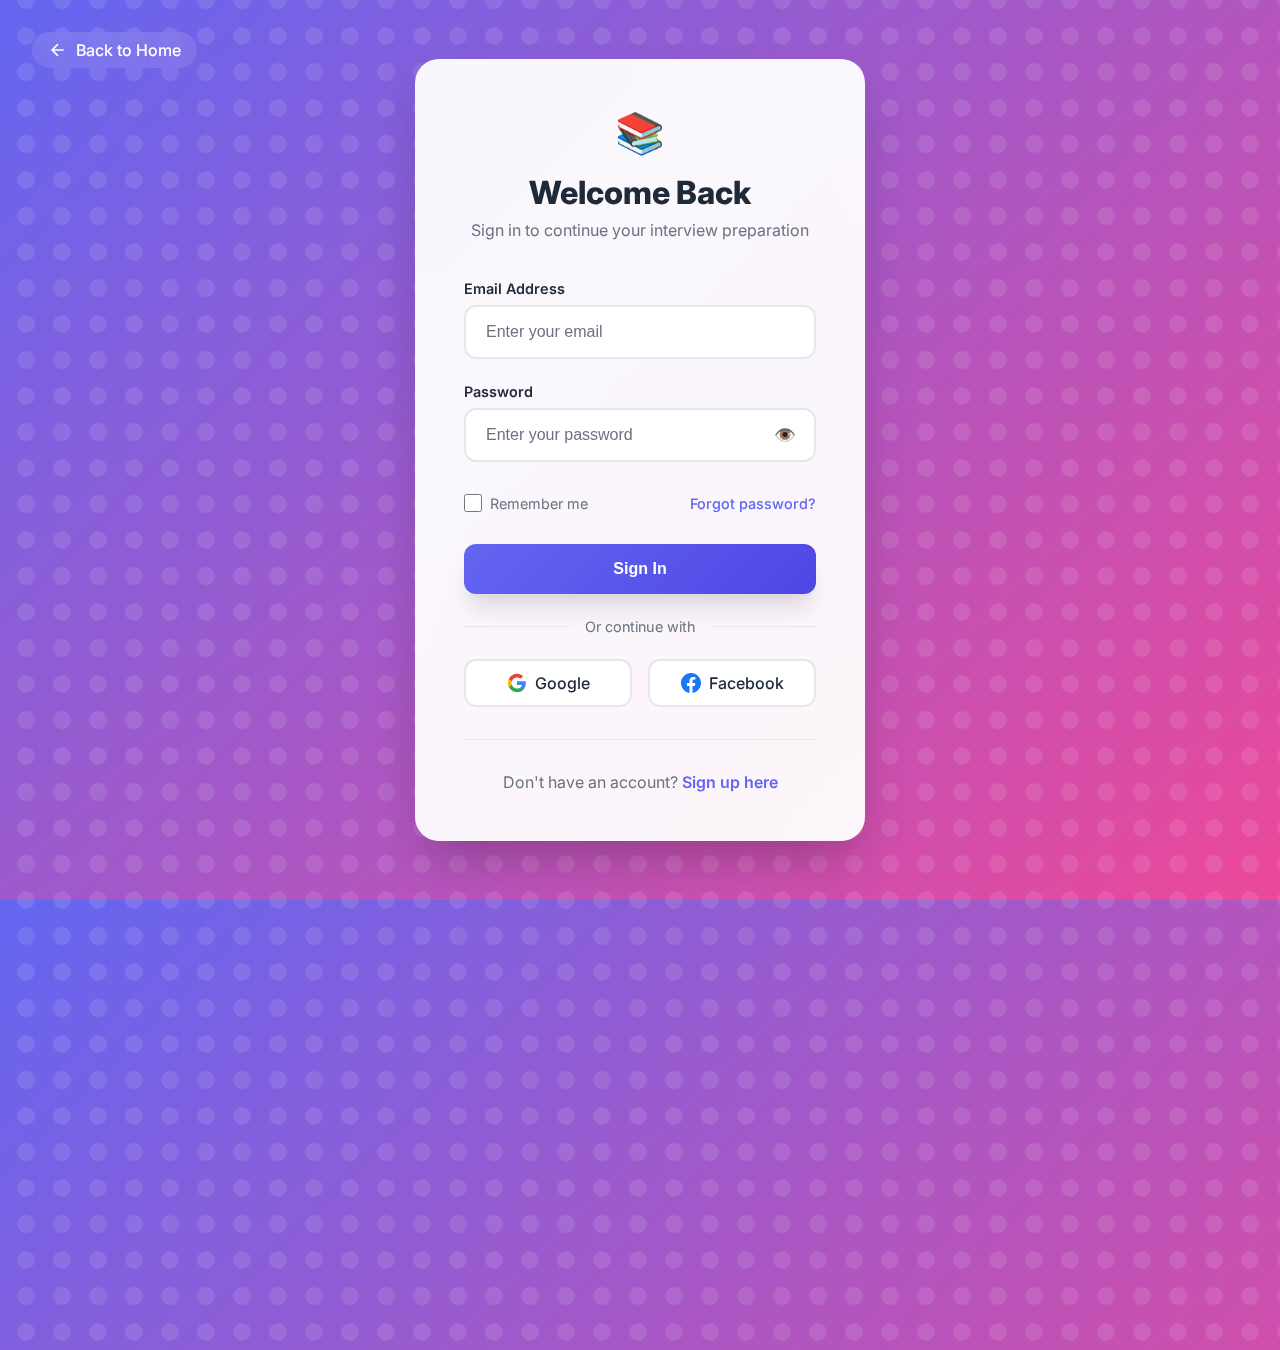
<file: login.html>
<!DOCTYPE html>
<html lang="en">
<head>
    <meta charset="UTF-8">
    <meta name="viewport" content="width=device-width, initial-scale=1.0">
    <meta name="description" content="Login to Tech Interview Guide - Access your personalized interview preparation">
    <title>Login - Tech Interview Guide</title>
    
    <!-- Fonts -->
    <link href="https://fonts.googleapis.com/css2?family=Inter:wght@300;400;500;600;700;800&display=swap" rel="stylesheet">
    
    <style>
        * {
            margin: 0;
            padding: 0;
            box-sizing: border-box;
        }
        
        :root {
            --primary: #6366f1;
            --primary-dark: #4f46e5;
            --secondary: #f59e0b;
            --accent: #ec4899;
            --success: #10b981;
            --error: #ef4444;
            --text-primary: #1f2937;
            --text-secondary: #6b7280;
            --bg-primary: #ffffff;
            --bg-secondary: #f9fafb;
            --shadow: 0 20px 25px -5px rgba(0, 0, 0, 0.1), 0 10px 10px -5px rgba(0, 0, 0, 0.04);
            --shadow-lg: 0 25px 50px -12px rgba(0, 0, 0, 0.25);
        }
        
        body {
            font-family: 'Inter', sans-serif;
            background: linear-gradient(135deg, var(--primary), var(--accent));
            min-height: 100vh;
            display: flex;
            align-items: center;
            justify-content: center;
            padding: 1rem;
            position: relative;
            overflow: hidden;
        }
        
        body::before {
            content: '';
            position: absolute;
            top: -50%;
            left: -50%;
            width: 200%;
            height: 200%;
            background: url('data:image/svg+xml,<svg xmlns="http://www.w3.org/2000/svg" viewBox="0 0 100 100"><defs><pattern id="grain" width="2" height="2" patternUnits="userSpaceOnUse"><circle cx="1" cy="1" r="0.5" fill="%23fff" opacity="0.1"/></pattern></defs><rect width="100" height="100" fill="url(%23grain)"/></svg>');
            animation: float 20s linear infinite;
            z-index: 0;
        }
        
        .login-container {
            background: rgba(255, 255, 255, 0.95);
            backdrop-filter: blur(20px);
            border: 1px solid rgba(255, 255, 255, 0.2);
            border-radius: 24px;
            padding: 3rem;
            width: 100%;
            max-width: 450px;
            box-shadow: var(--shadow-lg);
            position: relative;
            z-index: 1;
            animation: slideInUp 0.8s ease-out;
        }
        
        .login-header {
            text-align: center;
            margin-bottom: 2.5rem;
        }
        
        .logo {
            font-size: 2.5rem;
            margin-bottom: 1rem;
            display: block;
        }
        
        .login-title {
            font-size: 2rem;
            font-weight: 800;
            color: var(--text-primary);
            margin-bottom: 0.5rem;
        }
        
        .login-subtitle {
            color: var(--text-secondary);
            font-size: 1rem;
        }
        
        .login-form {
            display: flex;
            flex-direction: column;
            gap: 1.5rem;
        }
        
        .form-group {
            position: relative;
        }
        
        .form-label {
            display: block;
            font-weight: 600;
            color: var(--text-primary);
            margin-bottom: 0.5rem;
            font-size: 0.9rem;
        }
        
        .form-input {
            width: 100%;
            padding: 1rem 1.25rem;
            border: 2px solid #e5e7eb;
            border-radius: 12px;
            font-size: 1rem;
            transition: all 0.3s ease;
            background: var(--bg-primary);
            color: var(--text-primary);
        }
        
        .form-input:focus {
            outline: none;
            border-color: var(--primary);
            box-shadow: 0 0 0 3px rgba(99, 102, 241, 0.1);
            transform: translateY(-1px);
        }
        
        .form-input::placeholder {
            color: var(--text-secondary);
        }
        
        .password-toggle {
            position: absolute;
            right: 1rem;
            top: 50%;
            transform: translateY(-50%);
            background: none;
            border: none;
            color: var(--text-secondary);
            cursor: pointer;
            font-size: 1.1rem;
            padding: 0.25rem;
            border-radius: 4px;
            transition: color 0.3s ease;
        }
        
        .password-toggle:hover {
            color: var(--primary);
        }
        
        .form-options {
            display: flex;
            justify-content: space-between;
            align-items: center;
            margin: 0.5rem 0;
        }
        
        .remember-me {
            display: flex;
            align-items: center;
            gap: 0.5rem;
            font-size: 0.9rem;
            color: var(--text-secondary);
        }
        
        .remember-me input[type="checkbox"] {
            width: 1.1rem;
            height: 1.1rem;
            accent-color: var(--primary);
        }
        
        .forgot-password {
            color: var(--primary);
            text-decoration: none;
            font-size: 0.9rem;
            font-weight: 500;
            transition: color 0.3s ease;
        }
        
        .forgot-password:hover {
            color: var(--primary-dark);
        }
        
        .login-button {
            background: linear-gradient(135deg, var(--primary), var(--primary-dark));
            color: white;
            border: none;
            padding: 1rem 1.5rem;
            border-radius: 12px;
            font-size: 1rem;
            font-weight: 600;
            cursor: pointer;
            transition: all 0.3s ease;
            box-shadow: var(--shadow);
            position: relative;
            overflow: hidden;
        }
        
        .login-button::before {
            content: '';
            position: absolute;
            top: 0;
            left: -100%;
            width: 100%;
            height: 100%;
            background: linear-gradient(90deg, transparent, rgba(255, 255, 255, 0.2), transparent);
            transition: left 0.5s ease;
        }
        
        .login-button:hover {
            transform: translateY(-2px);
            box-shadow: var(--shadow-lg);
        }
        
        .login-button:hover::before {
            left: 100%;
        }
        
        .login-button:disabled {
            opacity: 0.7;
            cursor: not-allowed;
            transform: none;
        }
        
        .divider {
            display: flex;
            align-items: center;
            margin: 1.5rem 0;
            color: var(--text-secondary);
            font-size: 0.9rem;
        }
        
        .divider::before,
        .divider::after {
            content: '';
            flex: 1;
            height: 1px;
            background: #e5e7eb;
        }
        
        .divider span {
            padding: 0 1rem;
        }
        
        .social-login {
            display: flex;
            gap: 1rem;
        }
        
        .social-button {
            flex: 1;
            display: flex;
            align-items: center;
            justify-content: center;
            gap: 0.5rem;
            padding: 0.75rem;
            border: 2px solid #e5e7eb;
            border-radius: 12px;
            background: white;
            color: var(--text-primary);
            text-decoration: none;
            font-weight: 500;
            transition: all 0.3s ease;
        }
        
        .social-button:hover {
            border-color: var(--primary);
            transform: translateY(-1px);
            box-shadow: var(--shadow);
        }
        
        .signup-link {
            text-align: center;
            margin-top: 2rem;
            padding-top: 2rem;
            border-top: 1px solid #e5e7eb;
            color: var(--text-secondary);
        }
        
        .signup-link a {
            color: var(--primary);
            text-decoration: none;
            font-weight: 600;
            transition: color 0.3s ease;
        }
        
        .signup-link a:hover {
            color: var(--primary-dark);
        }
        
        .back-home {
            position: absolute;
            top: 2rem;
            left: 2rem;
            color: white;
            text-decoration: none;
            display: flex;
            align-items: center;
            gap: 0.5rem;
            font-weight: 500;
            transition: all 0.3s ease;
            background: rgba(255, 255, 255, 0.1);
            padding: 0.5rem 1rem;
            border-radius: 50px;
            backdrop-filter: blur(10px);
        }
        
        .back-home:hover {
            background: rgba(255, 255, 255, 0.2);
            transform: translateX(-2px);
        }
        
        .error-message {
            background: rgba(239, 68, 68, 0.1);
            color: var(--error);
            padding: 0.75rem 1rem;
            border-radius: 8px;
            border: 1px solid rgba(239, 68, 68, 0.2);
            font-size: 0.9rem;
            display: none;
        }
        
        .success-message {
            background: rgba(16, 185, 129, 0.1);
            color: var(--success);
            padding: 0.75rem 1rem;
            border-radius: 8px;
            border: 1px solid rgba(16, 185, 129, 0.2);
            font-size: 0.9rem;
            display: none;
        }
        
        /* Animations */
        @keyframes slideInUp {
            from {
                opacity: 0;
                transform: translateY(30px);
            }
            to {
                opacity: 1;
                transform: translateY(0);
            }
        }
        
        @keyframes float {
            0%, 100% {
                transform: translateX(0px) translateY(0px) rotate(0deg);
            }
            33% {
                transform: translateX(30px) translateY(-30px) rotate(120deg);
            }
            66% {
                transform: translateX(-20px) translateY(20px) rotate(240deg);
            }
        }
        
        /* Responsive Design */
        @media (max-width: 480px) {
            .login-container {
                padding: 2rem 1.5rem;
                margin: 1rem;
            }
            
            .back-home {
                position: relative;
                top: auto;
                left: auto;
                margin-bottom: 2rem;
                align-self: flex-start;
            }
            
            body {
                align-items: flex-start;
                padding-top: 2rem;
            }
        }
    </style>
</head>
<body>
    <a href="index.html" class="back-home">
        <svg width="20" height="20" viewBox="0 0 24 24" fill="none" stroke="currentColor" stroke-width="2">
            <path d="M19 12H5M12 19l-7-7 7-7"/>
        </svg>
        Back to Home
    </a>
    
    <div class="login-container">
        <div class="login-header">
            <span class="logo">📚</span>
            <h1 class="login-title">Welcome Back</h1>
            <p class="login-subtitle">Sign in to continue your interview preparation</p>
        </div>
        
        <div class="error-message" id="errorMessage"></div>
        <div class="success-message" id="successMessage"></div>
        
        <form class="login-form" id="loginForm">
            <div class="form-group">
                <label for="email" class="form-label">Email Address</label>
                <input 
                    type="email" 
                    id="email" 
                    name="email" 
                    class="form-input" 
                    placeholder="Enter your email"
                    required
                >
            </div>
            
            <div class="form-group">
                <label for="password" class="form-label">Password</label>
                <div style="position: relative;">
                    <input 
                        type="password" 
                        id="password" 
                        name="password" 
                        class="form-input" 
                        placeholder="Enter your password"
                        required
                    >
                    <button type="button" class="password-toggle" id="passwordToggle">
                        👁️
                    </button>
                </div>
            </div>
            
            <div class="form-options">
                <label class="remember-me">
                    <input type="checkbox" id="remember" name="remember">
                    Remember me
                </label>
                <a href="#" class="forgot-password">Forgot password?</a>
            </div>
            
            <button type="submit" class="login-button" id="loginButton">
                Sign In
            </button>
        </form>
        
        <div class="divider">
            <span>Or continue with</span>
        </div>
        
        <div class="social-login">
            <a href="#" class="social-button">
                <svg width="20" height="20" viewBox="0 0 24 24">
                    <path fill="#4285F4" d="M22.56 12.25c0-.78-.07-1.53-.2-2.25H12v4.26h5.92c-.26 1.37-1.04 2.53-2.21 3.31v2.77h3.57c2.08-1.92 3.28-4.74 3.28-8.09z"/>
                    <path fill="#34A853" d="M12 23c2.97 0 5.46-.98 7.28-2.66l-3.57-2.77c-.98.66-2.23 1.06-3.71 1.06-2.86 0-5.29-1.93-6.16-4.53H2.18v2.84C3.99 20.53 7.7 23 12 23z"/>
                    <path fill="#FBBC05" d="M5.84 14.09c-.22-.66-.35-1.36-.35-2.09s.13-1.43.35-2.09V7.07H2.18C1.43 8.55 1 10.22 1 12s.43 3.45 1.18 4.93l2.85-2.22.81-.62z"/>
                    <path fill="#EA4335" d="M12 5.38c1.62 0 3.06.56 4.21 1.64l3.15-3.15C17.45 2.09 14.97 1 12 1 7.7 1 3.99 3.47 2.18 7.07l3.66 2.84c.87-2.6 3.3-4.53 6.16-4.53z"/>
                </svg>
                Google
            </a>
            <a href="#" class="social-button">
                <svg width="20" height="20" viewBox="0 0 24 24" fill="#1877F2">
                    <path d="M24 12.073c0-6.627-5.373-12-12-12s-12 5.373-12 12c0 5.99 4.388 10.954 10.125 11.854v-8.385H7.078v-3.47h3.047V9.43c0-3.007 1.792-4.669 4.533-4.669 1.312 0 2.686.235 2.686.235v2.953H15.83c-1.491 0-1.956.925-1.956 1.874v2.25h3.328l-.532 3.47h-2.796v8.385C19.612 23.027 24 18.062 24 12.073z"/>
                </svg>
                Facebook
            </a>
        </div>
        
        <div class="signup-link">
            Don't have an account? <a href="signup.html">Sign up here</a>
        </div>
    </div>
    
    <script>
        // Password toggle functionality
        const passwordToggle = document.getElementById('passwordToggle');
        const passwordInput = document.getElementById('password');
        
        passwordToggle.addEventListener('click', () => {
            const type = passwordInput.getAttribute('type') === 'password' ? 'text' : 'password';
            passwordInput.setAttribute('type', type);
            passwordToggle.textContent = type === 'password' ? '👁️' : '🙈';
        });
        
        // Form submission
        const loginForm = document.getElementById('loginForm');
        const loginButton = document.getElementById('loginButton');
        const errorMessage = document.getElementById('errorMessage');
        const successMessage = document.getElementById('successMessage');
        
        function showMessage(element, message) {
            element.textContent = message;
            element.style.display = 'block';
            setTimeout(() => {
                element.style.display = 'none';
            }, 5000);
        }
        
        function hideMessages() {
            errorMessage.style.display = 'none';
            successMessage.style.display = 'none';
        }
        
        loginForm.addEventListener('submit', async (e) => {
            e.preventDefault();
            hideMessages();
            
            const formData = new FormData(loginForm);
            const email = formData.get('email');
            const password = formData.get('password');
            
            // Basic validation
            if (!email || !password) {
                showMessage(errorMessage, 'Please fill in all fields.');
                return;
            }
            
            // Simulate login process
            loginButton.textContent = 'Signing In...';
            loginButton.disabled = true;
            
            try {
                // Simulate API call
                await new Promise(resolve => setTimeout(resolve, 2000));
                
                // For demo purposes, accept any email/password combination
                if (email && password.length >= 6) {
                    showMessage(successMessage, 'Login successful! Redirecting...');
                    setTimeout(() => {
                        window.location.href = 'dashboard.html';
                    }, 1500);
                } else {
                    throw new Error('Password must be at least 6 characters long.');
                }
            } catch (error) {
                showMessage(errorMessage, error.message || 'Login failed. Please try again.');
            } finally {
                loginButton.textContent = 'Sign In';
                loginButton.disabled = false;
            }
        });
        
        // Social login handlers
        document.querySelectorAll('.social-button').forEach(button => {
            button.addEventListener('click', (e) => {
                e.preventDefault();
                const provider = button.textContent.trim();
                showMessage(successMessage, `${provider} login will be implemented soon!`);
            });
        });
        
        // Forgot password handler
        document.querySelector('.forgot-password').addEventListener('click', (e) => {
            e.preventDefault();
            showMessage(successMessage, 'Password reset functionality will be implemented soon!');
        });
        
        // Input focus effects
        document.querySelectorAll('.form-input').forEach(input => {
            input.addEventListener('focus', () => {
                input.parentElement.style.transform = 'scale(1.02)';
            });
            
            input.addEventListener('blur', () => {
                input.parentElement.style.transform = 'scale(1)';
            });
        });
    </script>
</body>
</html>
</file>
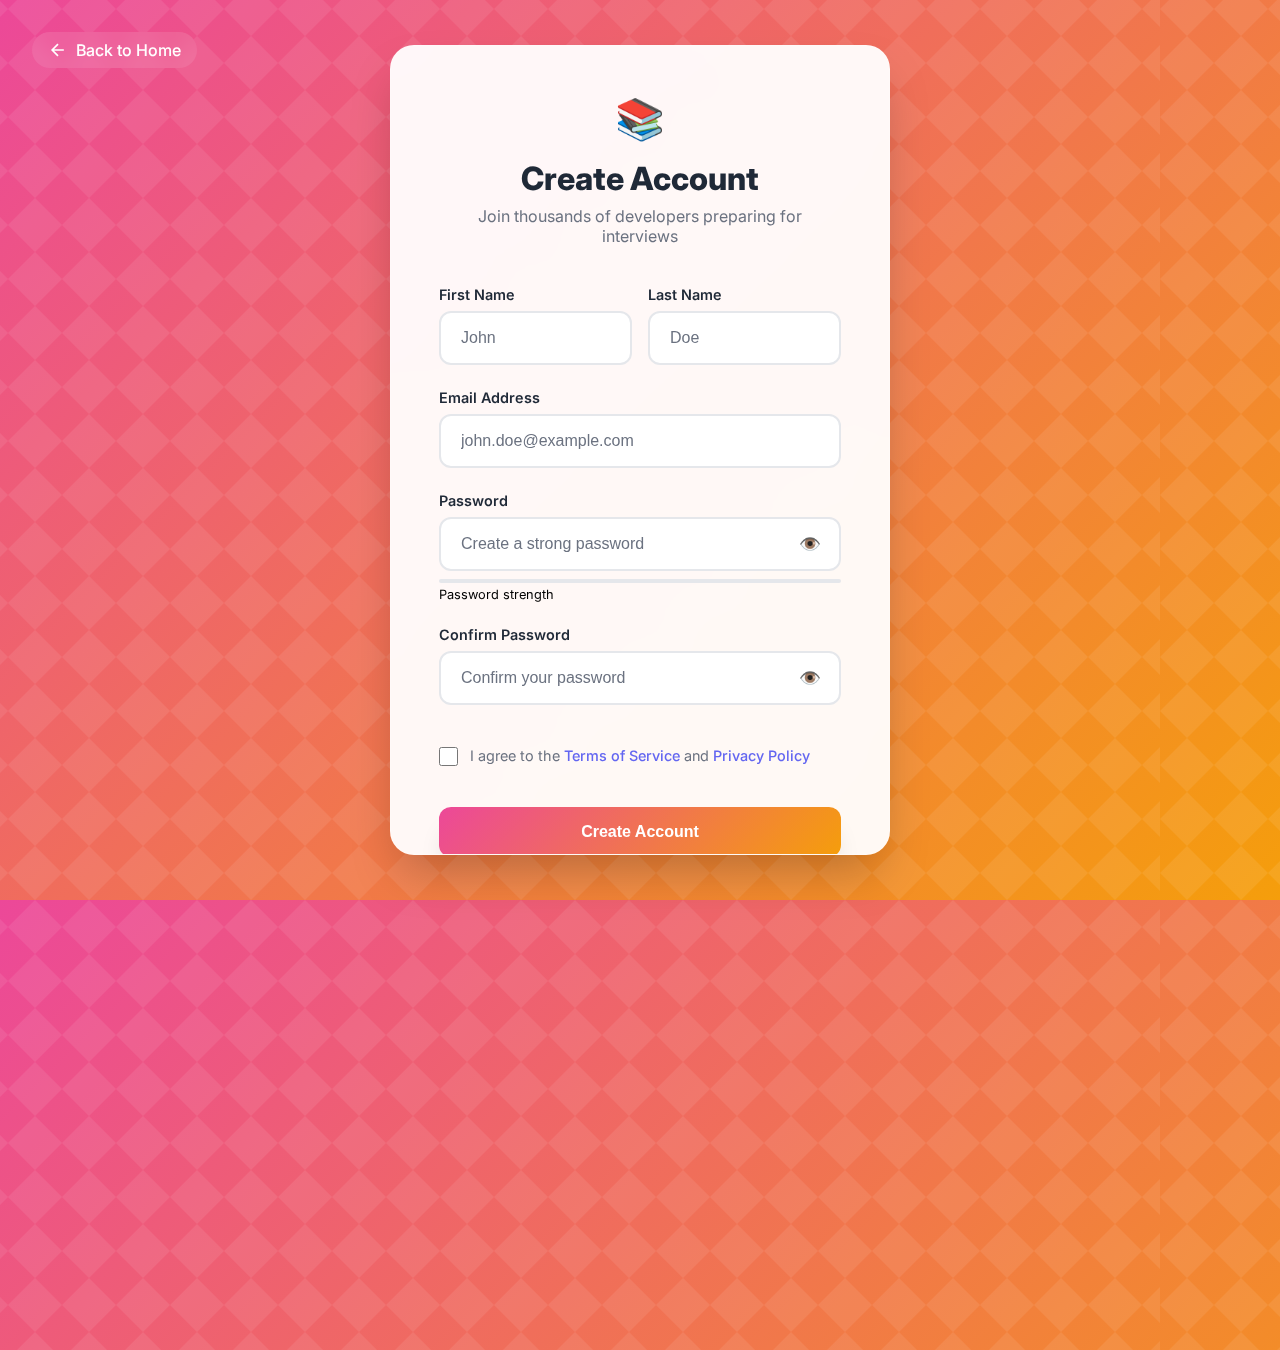
<file: signup.html>
<!DOCTYPE html>
<html lang="en">
<head>
    <meta charset="UTF-8">
    <meta name="viewport" content="width=device-width, initial-scale=1.0">
    <meta name="description" content="Sign up for Tech Interview Guide - Start your interview preparation journey">
    <title>Sign Up - Tech Interview Guide</title>
    
    <!-- Fonts -->
    <link href="https://fonts.googleapis.com/css2?family=Inter:wght@300;400;500;600;700;800&display=swap" rel="stylesheet">
    
    <style>
        * {
            margin: 0;
            padding: 0;
            box-sizing: border-box;
        }
        
        :root {
            --primary: #6366f1;
            --primary-dark: #4f46e5;
            --secondary: #f59e0b;
            --accent: #ec4899;
            --success: #10b981;
            --error: #ef4444;
            --text-primary: #1f2937;
            --text-secondary: #6b7280;
            --bg-primary: #ffffff;
            --bg-secondary: #f9fafb;
            --shadow: 0 20px 25px -5px rgba(0, 0, 0, 0.1), 0 10px 10px -5px rgba(0, 0, 0, 0.04);
            --shadow-lg: 0 25px 50px -12px rgba(0, 0, 0, 0.25);
        }
        
        body {
            font-family: 'Inter', sans-serif;
            background: linear-gradient(135deg, var(--accent), var(--secondary));
            min-height: 100vh;
            display: flex;
            align-items: center;
            justify-content: center;
            padding: 1rem;
            position: relative;
            overflow: hidden;
        }
        
        body::before {
            content: '';
            position: absolute;
            top: -50%;
            left: -50%;
            width: 200%;
            height: 200%;
            background: url('data:image/svg+xml,<svg xmlns="http://www.w3.org/2000/svg" viewBox="0 0 100 100"><defs><pattern id="grain" width="3" height="3" patternUnits="userSpaceOnUse"><polygon points="1.5,0 3,1.5 1.5,3 0,1.5" fill="%23fff" opacity="0.08"/></pattern></defs><rect width="100" height="100" fill="url(%23grain)"/></svg>');
            animation: float 25s linear infinite;
            z-index: 0;
        }
        
        .signup-container {
            background: rgba(255, 255, 255, 0.95);
            backdrop-filter: blur(20px);
            border: 1px solid rgba(255, 255, 255, 0.2);
            border-radius: 24px;
            padding: 3rem;
            width: 100%;
            max-width: 500px;
            box-shadow: var(--shadow-lg);
            position: relative;
            z-index: 1;
            animation: slideInUp 0.8s ease-out;
            max-height: 90vh;
            overflow-y: auto;
        }
        
        .signup-header {
            text-align: center;
            margin-bottom: 2.5rem;
        }
        
        .logo {
            font-size: 2.5rem;
            margin-bottom: 1rem;
            display: block;
        }
        
        .signup-title {
            font-size: 2rem;
            font-weight: 800;
            color: var(--text-primary);
            margin-bottom: 0.5rem;
        }
        
        .signup-subtitle {
            color: var(--text-secondary);
            font-size: 1rem;
        }
        
        .signup-form {
            display: flex;
            flex-direction: column;
            gap: 1.5rem;
        }
        
        .form-row {
            display: grid;
            grid-template-columns: 1fr 1fr;
            gap: 1rem;
        }
        
        .form-group {
            position: relative;
        }
        
        .form-label {
            display: block;
            font-weight: 600;
            color: var(--text-primary);
            margin-bottom: 0.5rem;
            font-size: 0.9rem;
        }
        
        .form-input {
            width: 100%;
            padding: 1rem 1.25rem;
            border: 2px solid #e5e7eb;
            border-radius: 12px;
            font-size: 1rem;
            transition: all 0.3s ease;
            background: var(--bg-primary);
            color: var(--text-primary);
        }
        
        .form-input:focus {
            outline: none;
            border-color: var(--primary);
            box-shadow: 0 0 0 3px rgba(99, 102, 241, 0.1);
            transform: translateY(-1px);
        }
        
        .form-input.error {
            border-color: var(--error);
            box-shadow: 0 0 0 3px rgba(239, 68, 68, 0.1);
        }
        
        .form-input.success {
            border-color: var(--success);
            box-shadow: 0 0 0 3px rgba(16, 185, 129, 0.1);
        }
        
        .form-input::placeholder {
            color: var(--text-secondary);
        }
        
        .password-toggle {
            position: absolute;
            right: 1rem;
            top: 50%;
            transform: translateY(-50%);
            background: none;
            border: none;
            color: var(--text-secondary);
            cursor: pointer;
            font-size: 1.1rem;
            padding: 0.25rem;
            border-radius: 4px;
            transition: color 0.3s ease;
        }
        
        .password-toggle:hover {
            color: var(--primary);
        }
        
        .password-strength {
            margin-top: 0.5rem;
            font-size: 0.8rem;
        }
        
        .strength-bar {
            height: 4px;
            background: #e5e7eb;
            border-radius: 2px;
            margin: 0.25rem 0;
            overflow: hidden;
        }
        
        .strength-fill {
            height: 100%;
            width: 0%;
            transition: all 0.3s ease;
            border-radius: 2px;
        }
        
        .strength-weak .strength-fill {
            width: 25%;
            background: var(--error);
        }
        
        .strength-fair .strength-fill {
            width: 50%;
            background: #f59e0b;
        }
        
        .strength-good .strength-fill {
            width: 75%;
            background: #3b82f6;
        }
        
        .strength-strong .strength-fill {
            width: 100%;
            background: var(--success);
        }
        
        .field-error {
            color: var(--error);
            font-size: 0.8rem;
            margin-top: 0.25rem;
            display: none;
        }
        
        .field-success {
            color: var(--success);
            font-size: 0.8rem;
            margin-top: 0.25rem;
            display: none;
        }
        
        .terms-checkbox {
            display: flex;
            align-items: flex-start;
            gap: 0.75rem;
            margin: 1rem 0;
        }
        
        .terms-checkbox input[type="checkbox"] {
            width: 1.2rem;
            height: 1.2rem;
            accent-color: var(--primary);
            margin-top: 0.1rem;
        }
        
        .terms-text {
            font-size: 0.9rem;
            color: var(--text-secondary);
            line-height: 1.5;
        }
        
        .terms-text a {
            color: var(--primary);
            text-decoration: none;
            font-weight: 500;
        }
        
        .terms-text a:hover {
            text-decoration: underline;
        }
        
        .signup-button {
            background: linear-gradient(135deg, var(--accent), var(--secondary));
            color: white;
            border: none;
            padding: 1rem 1.5rem;
            border-radius: 12px;
            font-size: 1rem;
            font-weight: 600;
            cursor: pointer;
            transition: all 0.3s ease;
            box-shadow: var(--shadow);
            position: relative;
            overflow: hidden;
        }
        
        .signup-button::before {
            content: '';
            position: absolute;
            top: 0;
            left: -100%;
            width: 100%;
            height: 100%;
            background: linear-gradient(90deg, transparent, rgba(255, 255, 255, 0.2), transparent);
            transition: left 0.5s ease;
        }
        
        .signup-button:hover {
            transform: translateY(-2px);
            box-shadow: var(--shadow-lg);
        }
        
        .signup-button:hover::before {
            left: 100%;
        }
        
        .signup-button:disabled {
            opacity: 0.7;
            cursor: not-allowed;
            transform: none;
        }
        
        .divider {
            display: flex;
            align-items: center;
            margin: 1.5rem 0;
            color: var(--text-secondary);
            font-size: 0.9rem;
        }
        
        .divider::before,
        .divider::after {
            content: '';
            flex: 1;
            height: 1px;
            background: #e5e7eb;
        }
        
        .divider span {
            padding: 0 1rem;
        }
        
        .social-login {
            display: flex;
            gap: 1rem;
        }
        
        .social-button {
            flex: 1;
            display: flex;
            align-items: center;
            justify-content: center;
            gap: 0.5rem;
            padding: 0.75rem;
            border: 2px solid #e5e7eb;
            border-radius: 12px;
            background: white;
            color: var(--text-primary);
            text-decoration: none;
            font-weight: 500;
            transition: all 0.3s ease;
        }
        
        .social-button:hover {
            border-color: var(--primary);
            transform: translateY(-1px);
            box-shadow: var(--shadow);
        }
        
        .login-link {
            text-align: center;
            margin-top: 2rem;
            padding-top: 2rem;
            border-top: 1px solid #e5e7eb;
            color: var(--text-secondary);
        }
        
        .login-link a {
            color: var(--primary);
            text-decoration: none;
            font-weight: 600;
            transition: color 0.3s ease;
        }
        
        .login-link a:hover {
            color: var(--primary-dark);
        }
        
        .back-home {
            position: absolute;
            top: 2rem;
            left: 2rem;
            color: white;
            text-decoration: none;
            display: flex;
            align-items: center;
            gap: 0.5rem;
            font-weight: 500;
            transition: all 0.3s ease;
            background: rgba(255, 255, 255, 0.1);
            padding: 0.5rem 1rem;
            border-radius: 50px;
            backdrop-filter: blur(10px);
        }
        
        .back-home:hover {
            background: rgba(255, 255, 255, 0.2);
            transform: translateX(-2px);
        }
        
        .error-message {
            background: rgba(239, 68, 68, 0.1);
            color: var(--error);
            padding: 0.75rem 1rem;
            border-radius: 8px;
            border: 1px solid rgba(239, 68, 68, 0.2);
            font-size: 0.9rem;
            display: none;
        }
        
        .success-message {
            background: rgba(16, 185, 129, 0.1);
            color: var(--success);
            padding: 0.75rem 1rem;
            border-radius: 8px;
            border: 1px solid rgba(16, 185, 129, 0.2);
            font-size: 0.9rem;
            display: none;
        }
        
        /* Animations */
        @keyframes slideInUp {
            from {
                opacity: 0;
                transform: translateY(30px);
            }
            to {
                opacity: 1;
                transform: translateY(0);
            }
        }
        
        @keyframes float {
            0%, 100% {
                transform: translateX(0px) translateY(0px) rotate(0deg);
            }
            25% {
                transform: translateX(20px) translateY(-20px) rotate(90deg);
            }
            50% {
                transform: translateX(-10px) translateY(10px) rotate(180deg);
            }
            75% {
                transform: translateX(-30px) translateY(-10px) rotate(270deg);
            }
        }
        
        /* Responsive Design */
        @media (max-width: 640px) {
            .form-row {
                grid-template-columns: 1fr;
            }
            
            .signup-container {
                padding: 2rem 1.5rem;
                margin: 1rem;
            }
            
            .back-home {
                position: relative;
                top: auto;
                left: auto;
                margin-bottom: 2rem;
                align-self: flex-start;
            }
            
            body {
                align-items: flex-start;
                padding-top: 2rem;
            }
        }
    </style>
</head>
<body>
    <a href="index.html" class="back-home">
        <svg width="20" height="20" viewBox="0 0 24 24" fill="none" stroke="currentColor" stroke-width="2">
            <path d="M19 12H5M12 19l-7-7 7-7"/>
        </svg>
        Back to Home
    </a>
    
    <div class="signup-container">
        <div class="signup-header">
            <span class="logo">📚</span>
            <h1 class="signup-title">Create Account</h1>
            <p class="signup-subtitle">Join thousands of developers preparing for interviews</p>
        </div>
        
        <div class="error-message" id="errorMessage"></div>
        <div class="success-message" id="successMessage"></div>
        
        <form class="signup-form" id="signupForm">
            <div class="form-row">
                <div class="form-group">
                    <label for="firstName" class="form-label">First Name</label>
                    <input 
                        type="text" 
                        id="firstName" 
                        name="firstName" 
                        class="form-input" 
                        placeholder="John"
                        required
                    >
                    <div class="field-error" id="firstNameError"></div>
                    <div class="field-success" id="firstNameSuccess">✓ Looks good!</div>
                </div>
                
                <div class="form-group">
                    <label for="lastName" class="form-label">Last Name</label>
                    <input 
                        type="text" 
                        id="lastName" 
                        name="lastName" 
                        class="form-input" 
                        placeholder="Doe"
                        required
                    >
                    <div class="field-error" id="lastNameError"></div>
                    <div class="field-success" id="lastNameSuccess">✓ Looks good!</div>
                </div>
            </div>
            
            <div class="form-group">
                <label for="email" class="form-label">Email Address</label>
                <input 
                    type="email" 
                    id="email" 
                    name="email" 
                    class="form-input" 
                    placeholder="john.doe@example.com"
                    required
                >
                <div class="field-error" id="emailError"></div>
                <div class="field-success" id="emailSuccess">✓ Valid email address!</div>
            </div>
            
            <div class="form-group">
                <label for="password" class="form-label">Password</label>
                <div style="position: relative;">
                    <input 
                        type="password" 
                        id="password" 
                        name="password" 
                        class="form-input" 
                        placeholder="Create a strong password"
                        required
                    >
                    <button type="button" class="password-toggle" id="passwordToggle">
                        👁️
                    </button>
                </div>
                <div class="password-strength" id="passwordStrength">
                    <div class="strength-bar">
                        <div class="strength-fill"></div>
                    </div>
                    <span class="strength-text">Password strength</span>
                </div>
                <div class="field-error" id="passwordError"></div>
            </div>
            
            <div class="form-group">
                <label for="confirmPassword" class="form-label">Confirm Password</label>
                <div style="position: relative;">
                    <input 
                        type="password" 
                        id="confirmPassword" 
                        name="confirmPassword" 
                        class="form-input" 
                        placeholder="Confirm your password"
                        required
                    >
                    <button type="button" class="password-toggle" id="confirmPasswordToggle">
                        👁️
                    </button>
                </div>
                <div class="field-error" id="confirmPasswordError"></div>
                <div class="field-success" id="confirmPasswordSuccess">✓ Passwords match!</div>
            </div>
            
            <div class="terms-checkbox">
                <input type="checkbox" id="terms" name="terms" required>
                <label for="terms" class="terms-text">
                    I agree to the <a href="#">Terms of Service</a> and <a href="#">Privacy Policy</a>
                </label>
            </div>
            
            <button type="submit" class="signup-button" id="signupButton">
                Create Account
            </button>
        </form>
        
        <div class="divider">
            <span>Or sign up with</span>
        </div>
        
        <div class="social-login">
            <a href="#" class="social-button">
                <svg width="20" height="20" viewBox="0 0 24 24">
                    <path fill="#4285F4" d="M22.56 12.25c0-.78-.07-1.53-.2-2.25H12v4.26h5.92c-.26 1.37-1.04 2.53-2.21 3.31v2.77h3.57c2.08-1.92 3.28-4.74 3.28-8.09z"/>
                    <path fill="#34A853" d="M12 23c2.97 0 5.46-.98 7.28-2.66l-3.57-2.77c-.98.66-2.23 1.06-3.71 1.06-2.86 0-5.29-1.93-6.16-4.53H2.18v2.84C3.99 20.53 7.7 23 12 23z"/>
                    <path fill="#FBBC05" d="M5.84 14.09c-.22-.66-.35-1.36-.35-2.09s.13-1.43.35-2.09V7.07H2.18C1.43 8.55 1 10.22 1 12s.43 3.45 1.18 4.93l2.85-2.22.81-.62z"/>
                    <path fill="#EA4335" d="M12 5.38c1.62 0 3.06.56 4.21 1.64l3.15-3.15C17.45 2.09 14.97 1 12 1 7.7 1 3.99 3.47 2.18 7.07l3.66 2.84c.87-2.6 3.3-4.53 6.16-4.53z"/>
                </svg>
                Google
            </a>
            <a href="#" class="social-button">
                <svg width="20" height="20" viewBox="0 0 24 24" fill="#1877F2">
                    <path d="M24 12.073c0-6.627-5.373-12-12-12s-12 5.373-12 12c0 5.99 4.388 10.954 10.125 11.854v-8.385H7.078v-3.47h3.047V9.43c0-3.007 1.792-4.669 4.533-4.669 1.312 0 2.686.235 2.686.235v2.953H15.83c-1.491 0-1.956.925-1.956 1.874v2.25h3.328l-.532 3.47h-2.796v8.385C19.612 23.027 24 18.062 24 12.073z"/>
                </svg>
                Facebook
            </a>
        </div>
        
        <div class="login-link">
            Already have an account? <a href="login.html">Sign in here</a>
        </div>
    </div>
    
    <script>
        // Password toggle functionality
        function setupPasswordToggle(toggleId, inputId) {
            const toggle = document.getElementById(toggleId);
            const input = document.getElementById(inputId);
            
            toggle.addEventListener('click', () => {
                const type = input.getAttribute('type') === 'password' ? 'text' : 'password';
                input.setAttribute('type', type);
                toggle.textContent = type === 'password' ? '👁️' : '🙈';
            });
        }
        
        setupPasswordToggle('passwordToggle', 'password');
        setupPasswordToggle('confirmPasswordToggle', 'confirmPassword');
        
        // Password strength checker
        const passwordInput = document.getElementById('password');
        const strengthIndicator = document.getElementById('passwordStrength');
        
        function checkPasswordStrength(password) {
            let score = 0;
            let feedback = [];
            
            if (password.length >= 8) score++;
            else feedback.push('At least 8 characters');
            
            if (/[a-z]/.test(password)) score++;
            else feedback.push('Lowercase letter');
            
            if (/[A-Z]/.test(password)) score++;
            else feedback.push('Uppercase letter');
            
            if (/\d/.test(password)) score++;
            else feedback.push('Number');
            
            if (/[^\w\s]/.test(password)) score++;
            else feedback.push('Special character');
            
            const strength = ['', 'strength-weak', 'strength-fair', 'strength-good', 'strength-strong'][score];
            const text = ['', 'Weak', 'Fair', 'Good', 'Strong'][score];
            
            return { strength, text, feedback };
        }
        
        passwordInput.addEventListener('input', () => {
            const password = passwordInput.value;
            const result = checkPasswordStrength(password);
            
            strengthIndicator.className = `password-strength ${result.strength}`;
            strengthIndicator.querySelector('.strength-text').textContent = 
                password ? `${result.text} password` : 'Password strength';
        });
        
        // Form validation
        const form = document.getElementById('signupForm');
        const inputs = {
            firstName: document.getElementById('firstName'),
            lastName: document.getElementById('lastName'),
            email: document.getElementById('email'),
            password: document.getElementById('password'),
            confirmPassword: document.getElementById('confirmPassword')
        };
        
        function showFieldError(fieldName, message) {
            const input = inputs[fieldName];
            const error = document.getElementById(`${fieldName}Error`);
            const success = document.getElementById(`${fieldName}Success`);
            
            input.classList.add('error');
            input.classList.remove('success');
            error.textContent = message;
            error.style.display = 'block';
            if (success) success.style.display = 'none';
        }
        
        function showFieldSuccess(fieldName) {
            const input = inputs[fieldName];
            const error = document.getElementById(`${fieldName}Error`);
            const success = document.getElementById(`${fieldName}Success`);
            
            input.classList.add('success');
            input.classList.remove('error');
            error.style.display = 'none';
            if (success) success.style.display = 'block';
        }
        
        function clearFieldStatus(fieldName) {
            const input = inputs[fieldName];
            const error = document.getElementById(`${fieldName}Error`);
            const success = document.getElementById(`${fieldName}Success`);
            
            input.classList.remove('error', 'success');
            error.style.display = 'none';
            if (success) success.style.display = 'none';
        }
        
        // Real-time validation
        inputs.firstName.addEventListener('blur', () => {
            const value = inputs.firstName.value.trim();
            if (!value) {
                showFieldError('firstName', 'First name is required');
            } else if (value.length < 2) {
                showFieldError('firstName', 'First name must be at least 2 characters');
            } else {
                showFieldSuccess('firstName');
            }
        });
        
        inputs.lastName.addEventListener('blur', () => {
            const value = inputs.lastName.value.trim();
            if (!value) {
                showFieldError('lastName', 'Last name is required');
            } else if (value.length < 2) {
                showFieldError('lastName', 'Last name must be at least 2 characters');
            } else {
                showFieldSuccess('lastName');
            }
        });
        
        inputs.email.addEventListener('blur', () => {
            const value = inputs.email.value.trim();
            const emailRegex = /^[^\s@]+@[^\s@]+\.[^\s@]+$/;
            
            if (!value) {
                showFieldError('email', 'Email is required');
            } else if (!emailRegex.test(value)) {
                showFieldError('email', 'Please enter a valid email address');
            } else {
                showFieldSuccess('email');
            }
        });
        
        inputs.password.addEventListener('blur', () => {
            const value = inputs.password.value;
            const result = checkPasswordStrength(value);
            
            if (!value) {
                showFieldError('password', 'Password is required');
            } else if (result.feedback.length > 2) {
                showFieldError('password', `Password needs: ${result.feedback.slice(0, 2).join(', ')}`);
            } else {
                clearFieldStatus('password');
            }
        });
        
        inputs.confirmPassword.addEventListener('blur', () => {
            const password = inputs.password.value;
            const confirmPassword = inputs.confirmPassword.value;
            
            if (!confirmPassword) {
                showFieldError('confirmPassword', 'Please confirm your password');
            } else if (password !== confirmPassword) {
                showFieldError('confirmPassword', 'Passwords do not match');
            } else {
                showFieldSuccess('confirmPassword');
            }
        });
        
        // Form submission
        const signupButton = document.getElementById('signupButton');
        const errorMessage = document.getElementById('errorMessage');
        const successMessage = document.getElementById('successMessage');
        
        function showMessage(element, message) {
            element.textContent = message;
            element.style.display = 'block';
            setTimeout(() => {
                element.style.display = 'none';
            }, 5000);
        }
        
        function hideMessages() {
            errorMessage.style.display = 'none';
            successMessage.style.display = 'none';
        }
        
        form.addEventListener('submit', async (e) => {
            e.preventDefault();
            hideMessages();
            
            const formData = new FormData(form);
            const data = Object.fromEntries(formData);
            
            // Validate all fields
            let isValid = true;
            
            if (!data.firstName?.trim()) {
                showFieldError('firstName', 'First name is required');
                isValid = false;
            }
            
            if (!data.lastName?.trim()) {
                showFieldError('lastName', 'Last name is required');
                isValid = false;
            }
            
            if (!data.email?.trim()) {
                showFieldError('email', 'Email is required');
                isValid = false;
            }
            
            if (!data.password) {
                showFieldError('password', 'Password is required');
                isValid = false;
            }
            
            if (data.password !== data.confirmPassword) {
                showFieldError('confirmPassword', 'Passwords do not match');
                isValid = false;
            }
            
            if (!data.terms) {
                showMessage(errorMessage, 'Please accept the terms and conditions');
                isValid = false;
            }
            
            if (!isValid) return;
            
            // Simulate signup process
            signupButton.textContent = 'Creating Account...';
            signupButton.disabled = true;
            
            try {
                // Simulate API call
                await new Promise(resolve => setTimeout(resolve, 2500));
                
                showMessage(successMessage, 'Account created successfully! Redirecting to login...');
                setTimeout(() => {
                    window.location.href = 'login.html';
                }, 2000);
            } catch (error) {
                showMessage(errorMessage, 'Failed to create account. Please try again.');
            } finally {
                signupButton.textContent = 'Create Account';
                signupButton.disabled = false;
            }
        });
        
        // Social signup handlers
        document.querySelectorAll('.social-button').forEach(button => {
            button.addEventListener('click', (e) => {
                e.preventDefault();
                const provider = button.textContent.trim();
                showMessage(successMessage, `${provider} signup will be implemented soon!`);
            });
        });
        
        // Input focus effects
        Object.values(inputs).forEach(input => {
            input.addEventListener('focus', () => {
                input.parentElement.style.transform = 'scale(1.02)';
            });
            
            input.addEventListener('blur', () => {
                input.parentElement.style.transform = 'scale(1)';
            });
        });
    </script>
</body>
</html>
</file>
